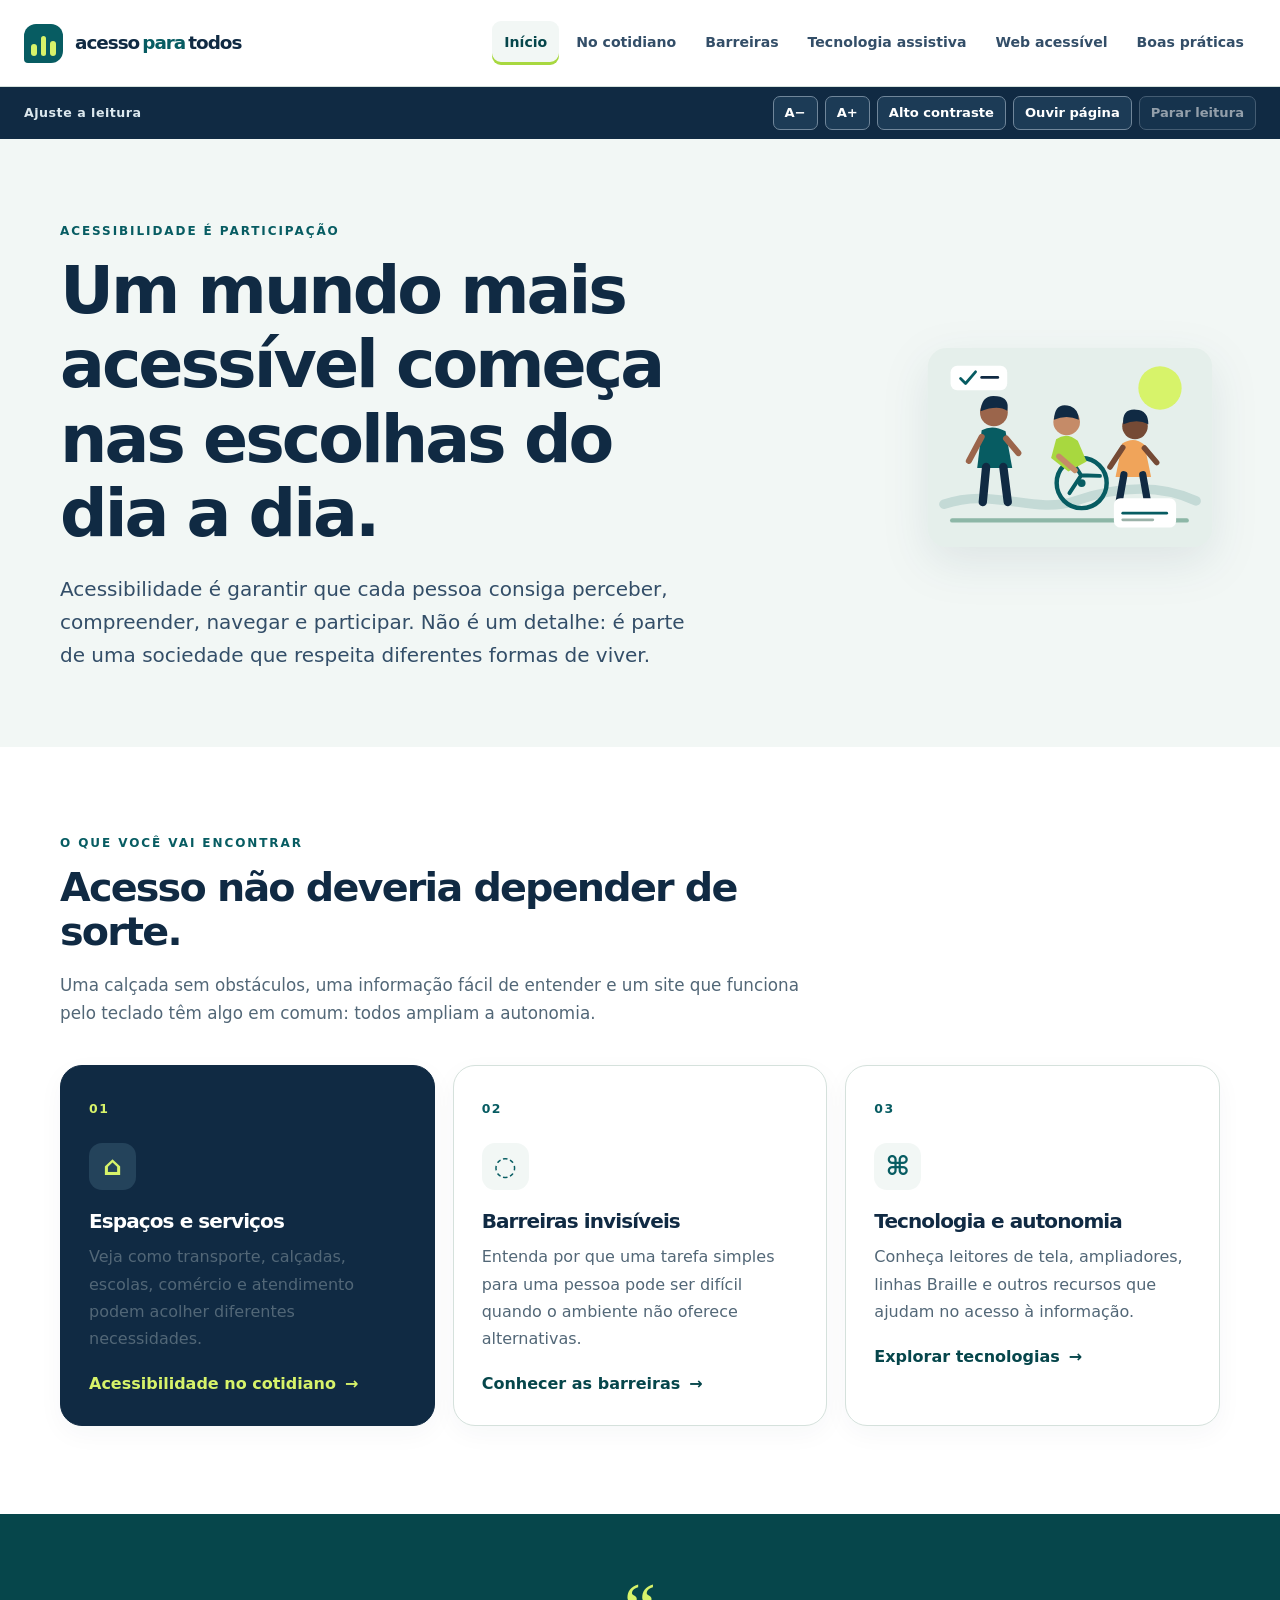
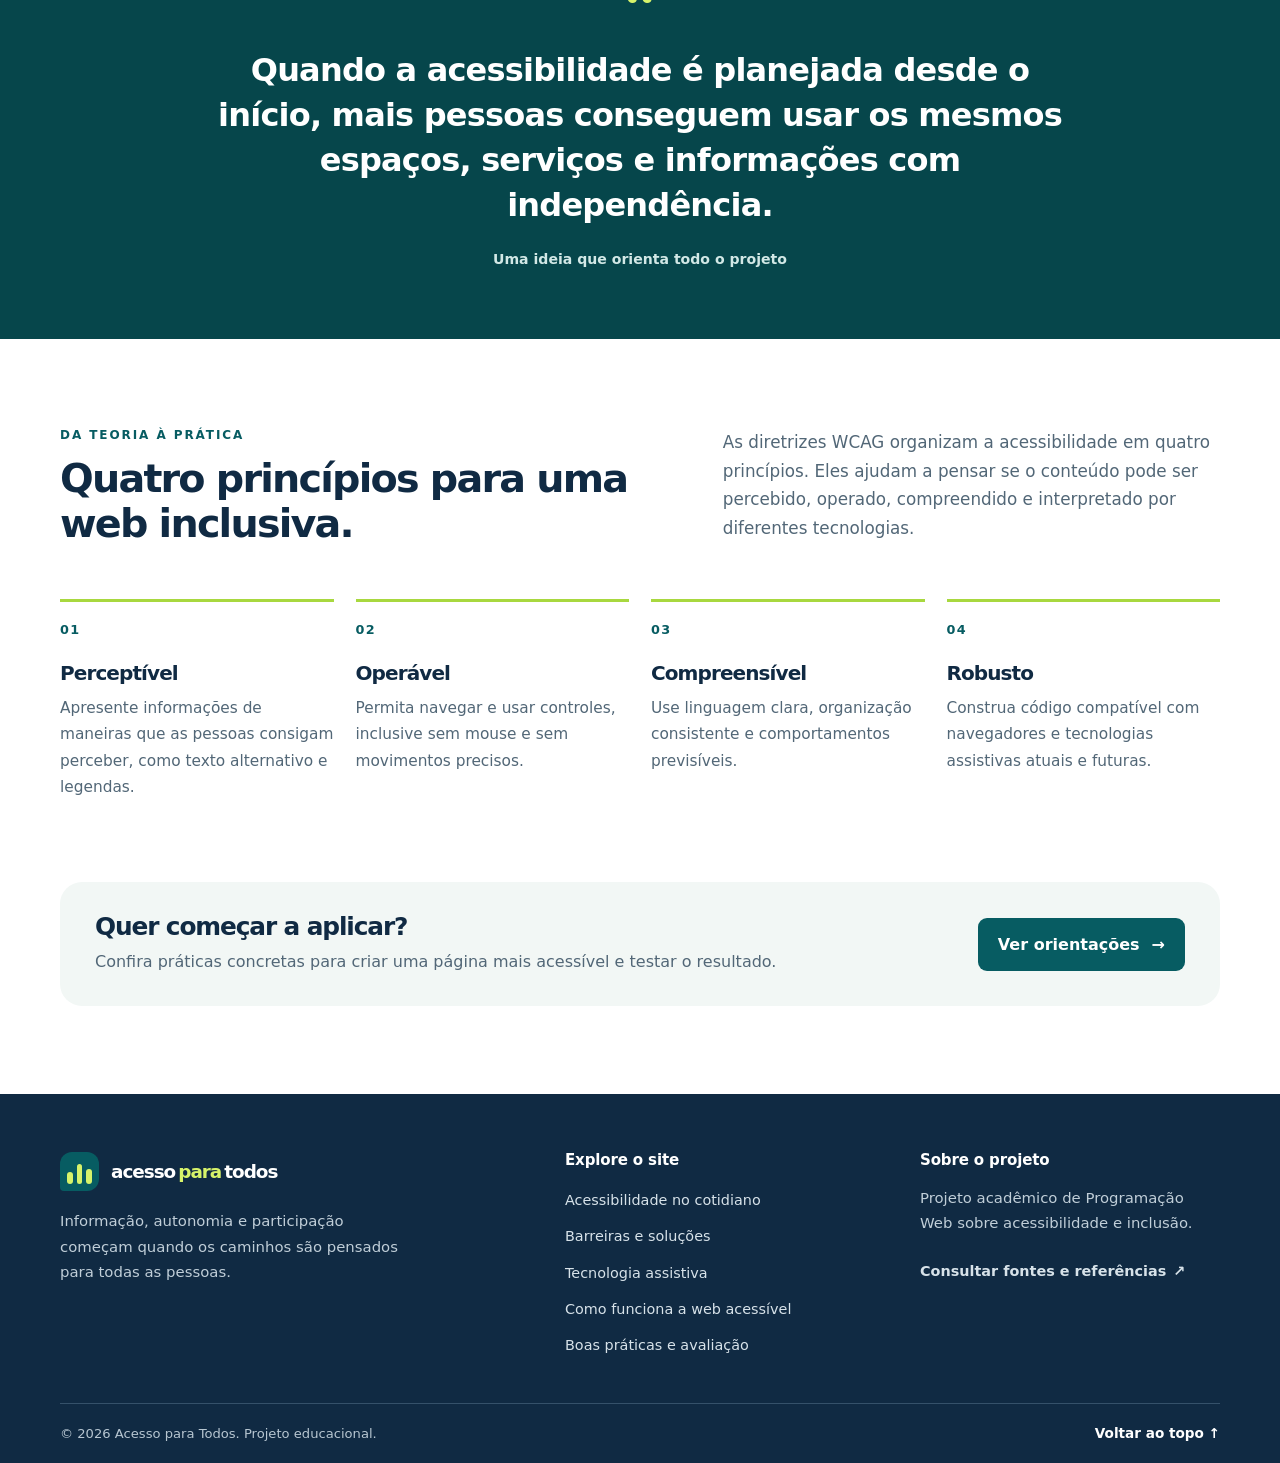
<file: index.html>
<!doctype html>
<html lang="pt-BR">
<head>
  <meta charset="utf-8">
  <meta name="viewport" content="width=device-width, initial-scale=1">
  <meta name="description" content="Conheça a acessibilidade no cotidiano, as barreiras que podem ser removidas e as práticas para construir ambientes e serviços inclusivos.">
  <meta name="theme-color" content="#102a43">
  <title>Início | Acesso para Todos</title>
  <link rel="stylesheet" href="assets/css/styles.css">
  <script src="assets/js/main.js" defer></script>
</head>
<body id="topo">
<a class="skip-link" href="#conteudo">Pular para o conteúdo principal</a>
<a class="skip-link skip-link-second" href="#navegacao">Pular para a navegação</a>
<header class="site-header">
  <div class="header-inner">
    <a class="brand" href="index.html" aria-label="Acesso para Todos — página inicial">
      <span class="brand-mark" aria-hidden="true"><span></span><span></span><span></span></span>
      <span class="brand-name">acesso<span>para</span>todos</span>
    </a>
    <button class="menu-toggle" type="button" aria-expanded="false" aria-controls="navegacao">
      <span class="menu-toggle-icon" aria-hidden="true">☰</span>
      <span class="menu-toggle-text">Abrir menu</span>
    </button>
    <nav id="navegacao" class="site-nav" aria-label="Navegação principal">
      <ul><li><a href="index.html" aria-current="page">Início</a></li>
<li><a href="cotidiano.html">No cotidiano</a></li>
<li><a href="barreiras.html">Barreiras</a></li>
<li><a href="tecnologia-assistiva.html">Tecnologia assistiva</a></li>
<li><a href="web-acessivel.html">Web acessível</a></li>
<li><a href="boas-praticas.html">Boas práticas</a></li></ul>
    </nav>
  </div>
</header>
<div class="access-tools" aria-label="Ferramentas de acessibilidade">
  <div class="access-tools-inner">
    <span class="tools-label">Ajuste a leitura</span>
    <div class="tool-buttons">
      <button type="button" class="tool-button" data-action="font-decrease" aria-label="Diminuir tamanho do texto">A−</button>
      <button type="button" class="tool-button" data-action="font-increase" aria-label="Aumentar tamanho do texto">A+</button>
      <button type="button" class="tool-button tool-button-wide" data-action="contrast" aria-pressed="false">Alto contraste</button>
      <button type="button" class="tool-button tool-button-wide" data-action="speak">Ouvir página</button>
      <button type="button" class="tool-button tool-button-wide" data-action="stop-speech" disabled>Parar leitura</button>
    </div>
    <span class="sr-only" id="tool-status" role="status" aria-live="polite"></span>
  </div>
</div>
<main id="conteudo" tabindex="-1">
  <section class="page-intro page-intro-home" aria-labelledby="titulo-pagina">
    <div class="container intro-grid">
      <div class="intro-copy">
        <p class="eyebrow">Acessibilidade é participação</p>
        <h1 id="titulo-pagina">Um mundo mais acessível começa nas escolhas do dia a dia.</h1>
        <p class="intro-lead">Acessibilidade é garantir que cada pessoa consiga perceber, compreender, navegar e participar. Não é um detalhe: é parte de uma sociedade que respeita diferentes formas de viver.</p>
      </div>
      <div class="intro-art"><img src="assets/img/ilustracao-acessibilidade.svg" alt="Ilustração de pessoas diferentes compartilhando um espaço público com caminhos acessíveis." width="540" height="390"></div>
    </div>
  </section>
  <section class="section-block container" aria-labelledby="ideia-central">
  <div class="section-heading">
    <p class="eyebrow">O que você vai encontrar</p>
    <h2 id="ideia-central">Acesso não deveria depender de sorte.</h2>
    <p>Uma calçada sem obstáculos, uma informação fácil de entender e um site que funciona pelo teclado têm algo em comum: todos ampliam a autonomia.</p>
  </div>
  <div class="feature-grid">
    <article class="feature-card feature-card-dark">
      <span class="card-number">01</span>
      <div class="card-icon" aria-hidden="true">⌂</div>
      <h3>Espaços e serviços</h3>
      <p>Veja como transporte, calçadas, escolas, comércio e atendimento podem acolher diferentes necessidades.</p>
      <a class="text-link text-link-light" href="cotidiano.html">Acessibilidade no cotidiano <span aria-hidden="true">→</span></a>
    </article>
    <article class="feature-card">
      <span class="card-number">02</span>
      <div class="card-icon" aria-hidden="true">◌</div>
      <h3>Barreiras invisíveis</h3>
      <p>Entenda por que uma tarefa simples para uma pessoa pode ser difícil quando o ambiente não oferece alternativas.</p>
      <a class="text-link" href="barreiras.html">Conhecer as barreiras <span aria-hidden="true">→</span></a>
    </article>
    <article class="feature-card">
      <span class="card-number">03</span>
      <div class="card-icon" aria-hidden="true">⌘</div>
      <h3>Tecnologia e autonomia</h3>
      <p>Conheça leitores de tela, ampliadores, linhas Braille e outros recursos que ajudam no acesso à informação.</p>
      <a class="text-link" href="tecnologia-assistiva.html">Explorar tecnologias <span aria-hidden="true">→</span></a>
    </article>
  </div>
</section>
<section class="quote-band" aria-label="Princípio de inclusão">
  <div class="container quote-content">
    <span class="quote-mark" aria-hidden="true">“</span>
    <blockquote>Quando a acessibilidade é planejada desde o início, mais pessoas conseguem usar os mesmos espaços, serviços e informações com independência.</blockquote>
    <p>Uma ideia que orienta todo o projeto</p>
  </div>
</section>
<section class="section-block container" aria-labelledby="quatro-pilares">
  <div class="section-heading section-heading-row">
    <div><p class="eyebrow">Da teoria à prática</p><h2 id="quatro-pilares">Quatro princípios para uma web inclusiva.</h2></div>
    <p>As diretrizes WCAG organizam a acessibilidade em quatro princípios. Eles ajudam a pensar se o conteúdo pode ser percebido, operado, compreendido e interpretado por diferentes tecnologias.</p>
  </div>
  <div class="principle-grid">
    <article class="principle-item"><span class="principle-index">01</span><h3>Perceptível</h3><p>Apresente informações de maneiras que as pessoas consigam perceber, como texto alternativo e legendas.</p></article>
    <article class="principle-item"><span class="principle-index">02</span><h3>Operável</h3><p>Permita navegar e usar controles, inclusive sem mouse e sem movimentos precisos.</p></article>
    <article class="principle-item"><span class="principle-index">03</span><h3>Compreensível</h3><p>Use linguagem clara, organização consistente e comportamentos previsíveis.</p></article>
    <article class="principle-item"><span class="principle-index">04</span><h3>Robusto</h3><p>Construa código compatível com navegadores e tecnologias assistivas atuais e futuras.</p></article>
  </div>
  <div class="inline-cta"><div><h2>Quer começar a aplicar?</h2><p>Confira práticas concretas para criar uma página mais acessível e testar o resultado.</p></div><a class="button button-primary" href="web-acessivel.html">Ver orientações <span aria-hidden="true">→</span></a></div>
</section>
</main>
<footer class="site-footer">
  <div class="footer-main">
    <div class="footer-about">
      <a class="brand brand-footer" href="index.html" aria-label="Acesso para Todos — página inicial">
        <span class="brand-mark" aria-hidden="true"><span></span><span></span><span></span></span>
        <span class="brand-name">acesso<span>para</span>todos</span>
      </a>
      <p>Informação, autonomia e participação começam quando os caminhos são pensados para todas as pessoas.</p>
    </div>
    <div>
      <h2 class="footer-title">Explore o site</h2>
      <ul class="footer-links">
        <li><a href="cotidiano.html">Acessibilidade no cotidiano</a></li>
        <li><a href="barreiras.html">Barreiras e soluções</a></li>
        <li><a href="tecnologia-assistiva.html">Tecnologia assistiva</a></li>
        <li><a href="web-acessivel.html">Como funciona a web acessível</a></li>
        <li><a href="boas-praticas.html">Boas práticas e avaliação</a></li>
      </ul>
    </div>
    <div>
      <h2 class="footer-title">Sobre o projeto</h2>
      <p>Projeto acadêmico de Programação Web sobre acessibilidade e inclusão.</p>
      <a class="footer-source-link" href="boas-praticas.html#fontes">Consultar fontes e referências <span aria-hidden="true">↗</span></a>
    </div>
  </div>
  <div class="footer-bottom">
    <p>© <span data-year>2026</span> Acesso para Todos. Projeto educacional.</p>
    <a href="#topo">Voltar ao topo <span aria-hidden="true">↑</span></a>
  </div>
</footer>
</body>
</html>
</file>
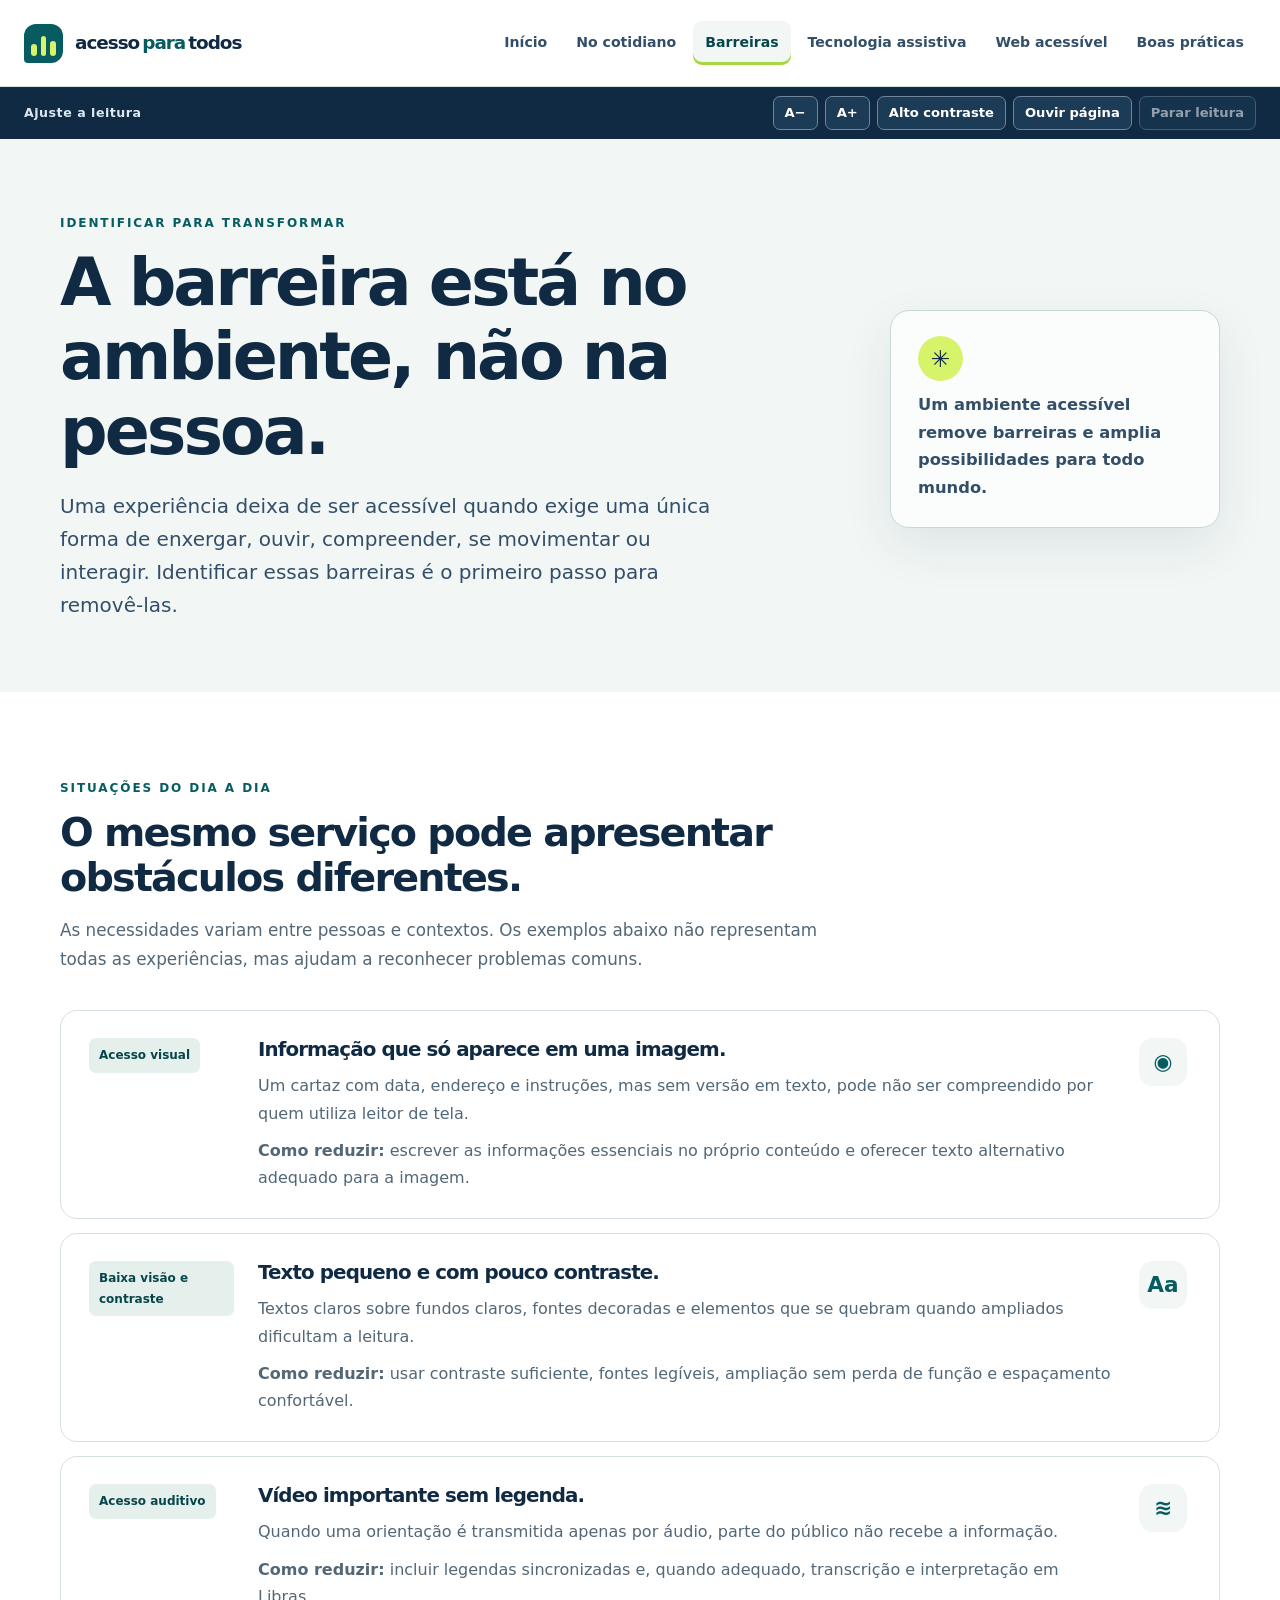
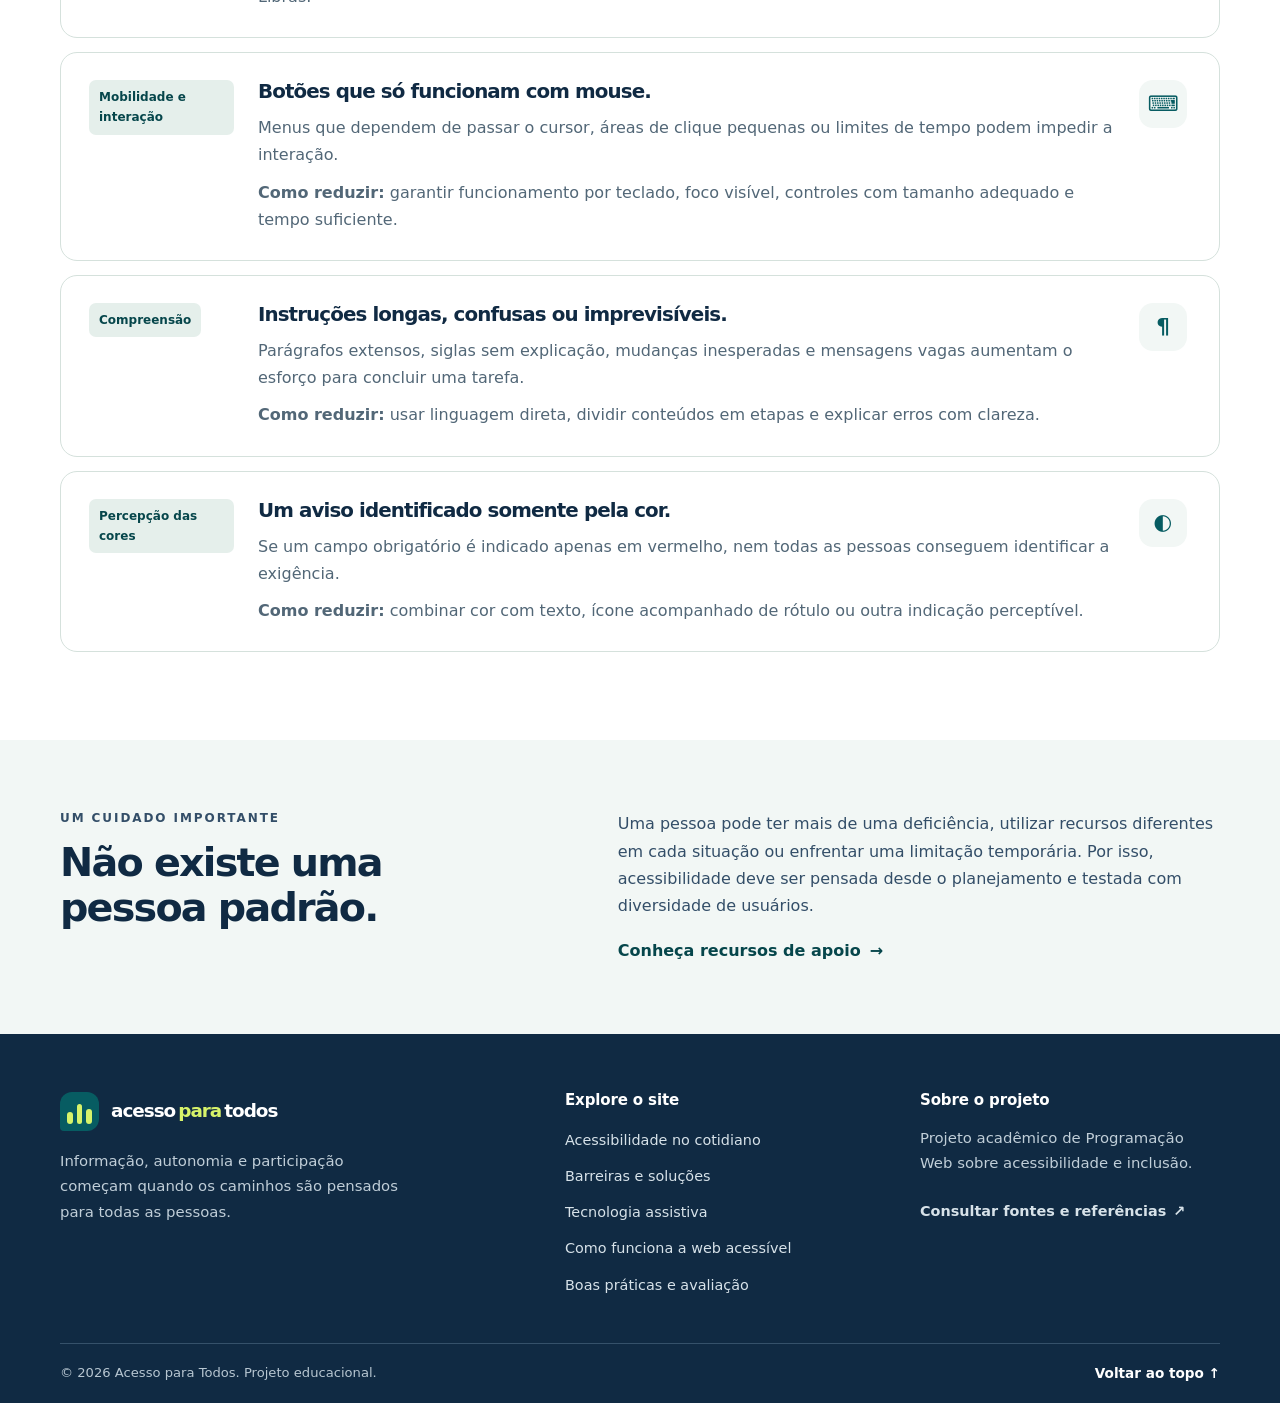
<file: barreiras.html>
<!doctype html>
<html lang="pt-BR">
<head>
  <meta charset="utf-8">
  <meta name="viewport" content="width=device-width, initial-scale=1">
  <meta name="description" content="Conheça barreiras enfrentadas por pessoas com diferentes necessidades e soluções para reduzir obstáculos em ambientes e serviços.">
  <meta name="theme-color" content="#102a43">
  <title>Barreiras de acessibilidade | Acesso para Todos</title>
  <link rel="stylesheet" href="assets/css/styles.css">
  <script src="assets/js/main.js" defer></script>
</head>
<body id="topo">
<a class="skip-link" href="#conteudo">Pular para o conteúdo principal</a>
<a class="skip-link skip-link-second" href="#navegacao">Pular para a navegação</a>
<header class="site-header">
  <div class="header-inner">
    <a class="brand" href="index.html" aria-label="Acesso para Todos — página inicial">
      <span class="brand-mark" aria-hidden="true"><span></span><span></span><span></span></span>
      <span class="brand-name">acesso<span>para</span>todos</span>
    </a>
    <button class="menu-toggle" type="button" aria-expanded="false" aria-controls="navegacao">
      <span class="menu-toggle-icon" aria-hidden="true">☰</span>
      <span class="menu-toggle-text">Abrir menu</span>
    </button>
    <nav id="navegacao" class="site-nav" aria-label="Navegação principal">
      <ul><li><a href="index.html">Início</a></li>
<li><a href="cotidiano.html">No cotidiano</a></li>
<li><a href="barreiras.html" aria-current="page">Barreiras</a></li>
<li><a href="tecnologia-assistiva.html">Tecnologia assistiva</a></li>
<li><a href="web-acessivel.html">Web acessível</a></li>
<li><a href="boas-praticas.html">Boas práticas</a></li></ul>
    </nav>
  </div>
</header>
<div class="access-tools" aria-label="Ferramentas de acessibilidade">
  <div class="access-tools-inner">
    <span class="tools-label">Ajuste a leitura</span>
    <div class="tool-buttons">
      <button type="button" class="tool-button" data-action="font-decrease" aria-label="Diminuir tamanho do texto">A−</button>
      <button type="button" class="tool-button" data-action="font-increase" aria-label="Aumentar tamanho do texto">A+</button>
      <button type="button" class="tool-button tool-button-wide" data-action="contrast" aria-pressed="false">Alto contraste</button>
      <button type="button" class="tool-button tool-button-wide" data-action="speak">Ouvir página</button>
      <button type="button" class="tool-button tool-button-wide" data-action="stop-speech" disabled>Parar leitura</button>
    </div>
    <span class="sr-only" id="tool-status" role="status" aria-live="polite"></span>
  </div>
</div>
<main id="conteudo" tabindex="-1">
  <section class="page-intro" aria-labelledby="titulo-pagina">
    <div class="container intro-grid">
      <div class="intro-copy">
        <p class="eyebrow">Identificar para transformar</p>
        <h1 id="titulo-pagina">A barreira está no ambiente, não na pessoa.</h1>
        <p class="intro-lead">Uma experiência deixa de ser acessível quando exige uma única forma de enxergar, ouvir, compreender, se movimentar ou interagir. Identificar essas barreiras é o primeiro passo para removê-las.</p>
      </div>
      <div class="intro-side-note"><span class="note-symbol" aria-hidden="true">✳</span><p>Um ambiente acessível remove barreiras e amplia possibilidades para todo mundo.</p></div>
    </div>
  </section>
  <section class="section-block container" aria-labelledby="barreiras-exemplos">
  <div class="section-heading"><p class="eyebrow">Situações do dia a dia</p><h2 id="barreiras-exemplos">O mesmo serviço pode apresentar obstáculos diferentes.</h2><p>As necessidades variam entre pessoas e contextos. Os exemplos abaixo não representam todas as experiências, mas ajudam a reconhecer problemas comuns.</p></div>
  <div class="barrier-list">
    <article class="barrier-card"><div class="barrier-tag">Acesso visual</div><div><h3>Informação que só aparece em uma imagem.</h3><p>Um cartaz com data, endereço e instruções, mas sem versão em texto, pode não ser compreendido por quem utiliza leitor de tela.</p><p class="solution"><strong>Como reduzir:</strong> escrever as informações essenciais no próprio conteúdo e oferecer texto alternativo adequado para a imagem.</p></div><span class="barrier-symbol" aria-hidden="true">◉</span></article>
    <article class="barrier-card"><div class="barrier-tag">Baixa visão e contraste</div><div><h3>Texto pequeno e com pouco contraste.</h3><p>Textos claros sobre fundos claros, fontes decoradas e elementos que se quebram quando ampliados dificultam a leitura.</p><p class="solution"><strong>Como reduzir:</strong> usar contraste suficiente, fontes legíveis, ampliação sem perda de função e espaçamento confortável.</p></div><span class="barrier-symbol" aria-hidden="true">Aa</span></article>
    <article class="barrier-card"><div class="barrier-tag">Acesso auditivo</div><div><h3>Vídeo importante sem legenda.</h3><p>Quando uma orientação é transmitida apenas por áudio, parte do público não recebe a informação.</p><p class="solution"><strong>Como reduzir:</strong> incluir legendas sincronizadas e, quando adequado, transcrição e interpretação em Libras.</p></div><span class="barrier-symbol" aria-hidden="true">≋</span></article>
    <article class="barrier-card"><div class="barrier-tag">Mobilidade e interação</div><div><h3>Botões que só funcionam com mouse.</h3><p>Menus que dependem de passar o cursor, áreas de clique pequenas ou limites de tempo podem impedir a interação.</p><p class="solution"><strong>Como reduzir:</strong> garantir funcionamento por teclado, foco visível, controles com tamanho adequado e tempo suficiente.</p></div><span class="barrier-symbol" aria-hidden="true">⌨</span></article>
    <article class="barrier-card"><div class="barrier-tag">Compreensão</div><div><h3>Instruções longas, confusas ou imprevisíveis.</h3><p>Parágrafos extensos, siglas sem explicação, mudanças inesperadas e mensagens vagas aumentam o esforço para concluir uma tarefa.</p><p class="solution"><strong>Como reduzir:</strong> usar linguagem direta, dividir conteúdos em etapas e explicar erros com clareza.</p></div><span class="barrier-symbol" aria-hidden="true">¶</span></article>
    <article class="barrier-card"><div class="barrier-tag">Percepção das cores</div><div><h3>Um aviso identificado somente pela cor.</h3><p>Se um campo obrigatório é indicado apenas em vermelho, nem todas as pessoas conseguem identificar a exigência.</p><p class="solution"><strong>Como reduzir:</strong> combinar cor com texto, ícone acompanhado de rótulo ou outra indicação perceptível.</p></div><span class="barrier-symbol" aria-hidden="true">◐</span></article>
  </div>
</section>
<section class="soft-band"><div class="container two-column"><div><p class="eyebrow">Um cuidado importante</p><h2>Não existe uma pessoa padrão.</h2></div><div><p>Uma pessoa pode ter mais de uma deficiência, utilizar recursos diferentes em cada situação ou enfrentar uma limitação temporária. Por isso, acessibilidade deve ser pensada desde o planejamento e testada com diversidade de usuários.</p><a class="text-link" href="tecnologia-assistiva.html">Conheça recursos de apoio <span aria-hidden="true">→</span></a></div></div></section>
</main>
<footer class="site-footer">
  <div class="footer-main">
    <div class="footer-about">
      <a class="brand brand-footer" href="index.html" aria-label="Acesso para Todos — página inicial">
        <span class="brand-mark" aria-hidden="true"><span></span><span></span><span></span></span>
        <span class="brand-name">acesso<span>para</span>todos</span>
      </a>
      <p>Informação, autonomia e participação começam quando os caminhos são pensados para todas as pessoas.</p>
    </div>
    <div>
      <h2 class="footer-title">Explore o site</h2>
      <ul class="footer-links">
        <li><a href="cotidiano.html">Acessibilidade no cotidiano</a></li>
        <li><a href="barreiras.html">Barreiras e soluções</a></li>
        <li><a href="tecnologia-assistiva.html">Tecnologia assistiva</a></li>
        <li><a href="web-acessivel.html">Como funciona a web acessível</a></li>
        <li><a href="boas-praticas.html">Boas práticas e avaliação</a></li>
      </ul>
    </div>
    <div>
      <h2 class="footer-title">Sobre o projeto</h2>
      <p>Projeto acadêmico de Programação Web sobre acessibilidade e inclusão.</p>
      <a class="footer-source-link" href="boas-praticas.html#fontes">Consultar fontes e referências <span aria-hidden="true">↗</span></a>
    </div>
  </div>
  <div class="footer-bottom">
    <p>© <span data-year>2026</span> Acesso para Todos. Projeto educacional.</p>
    <a href="#topo">Voltar ao topo <span aria-hidden="true">↑</span></a>
  </div>
</footer>
</body>
</html>
</file>
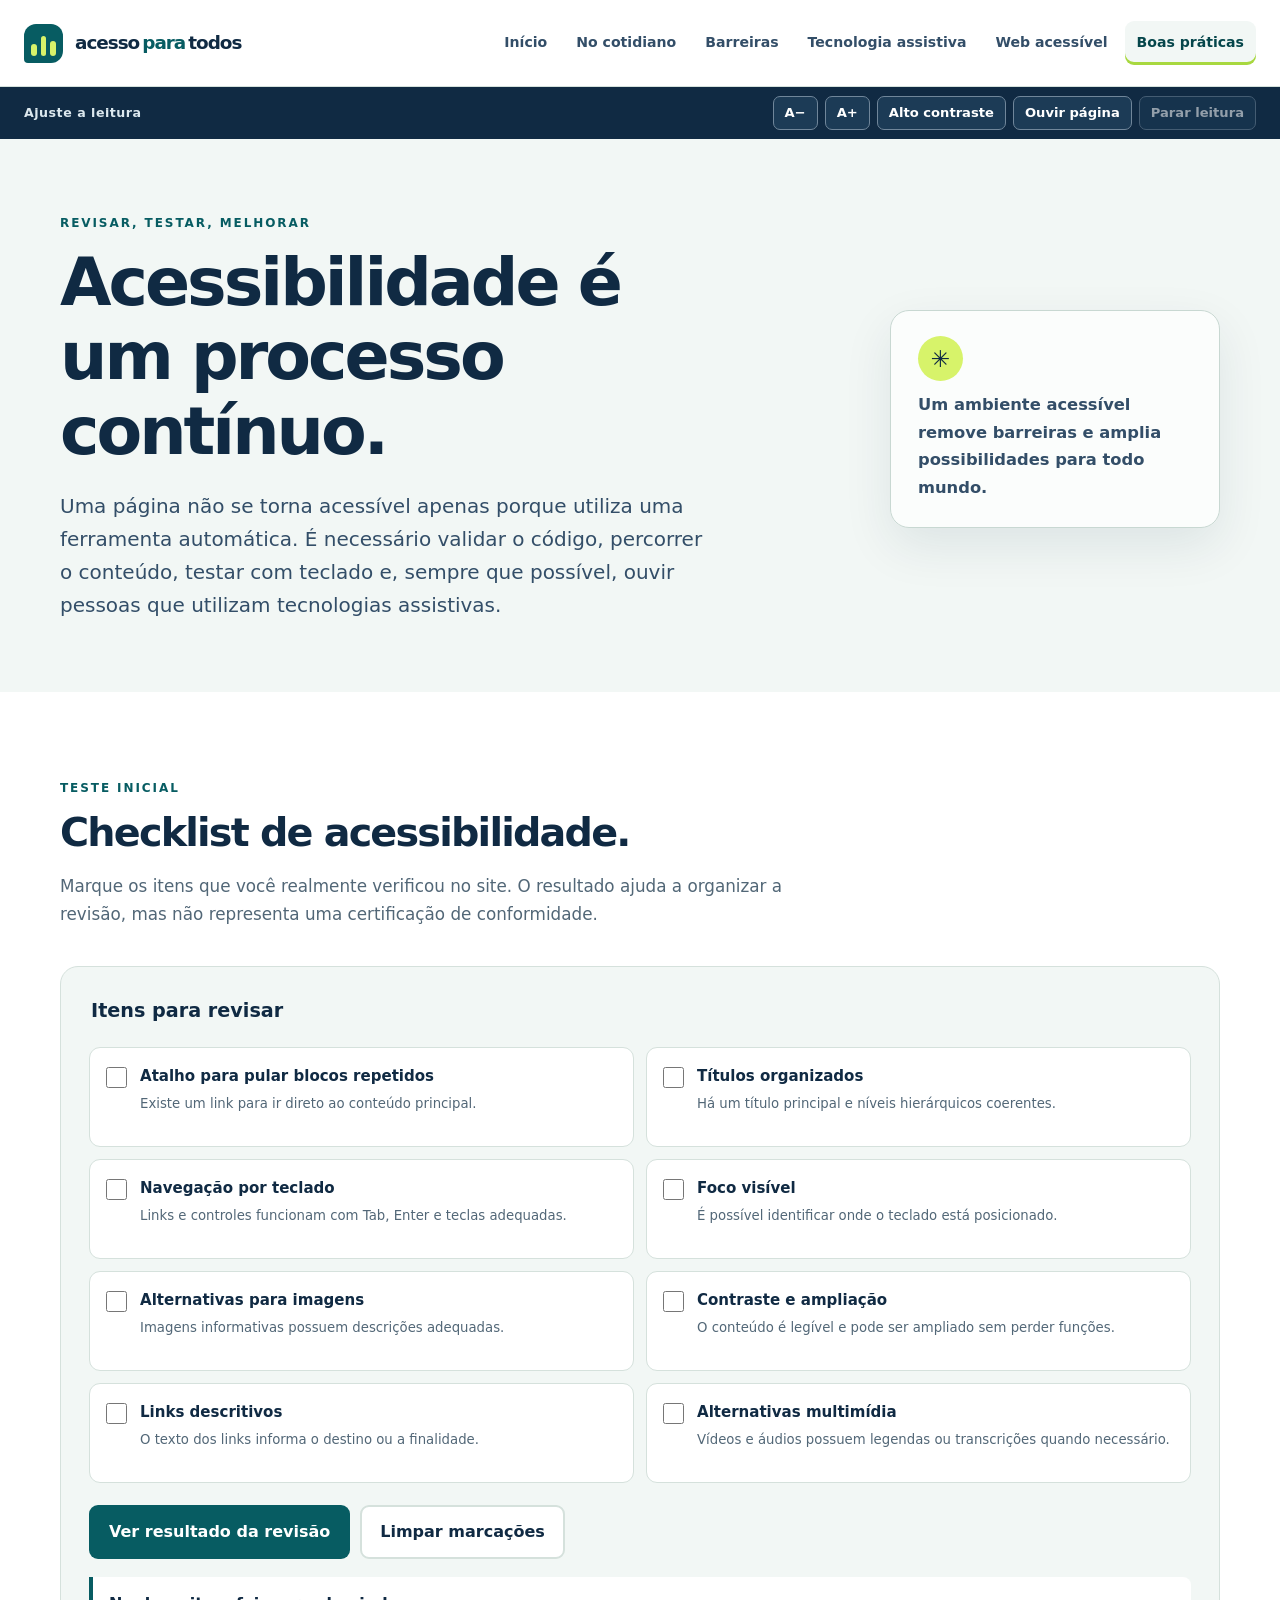
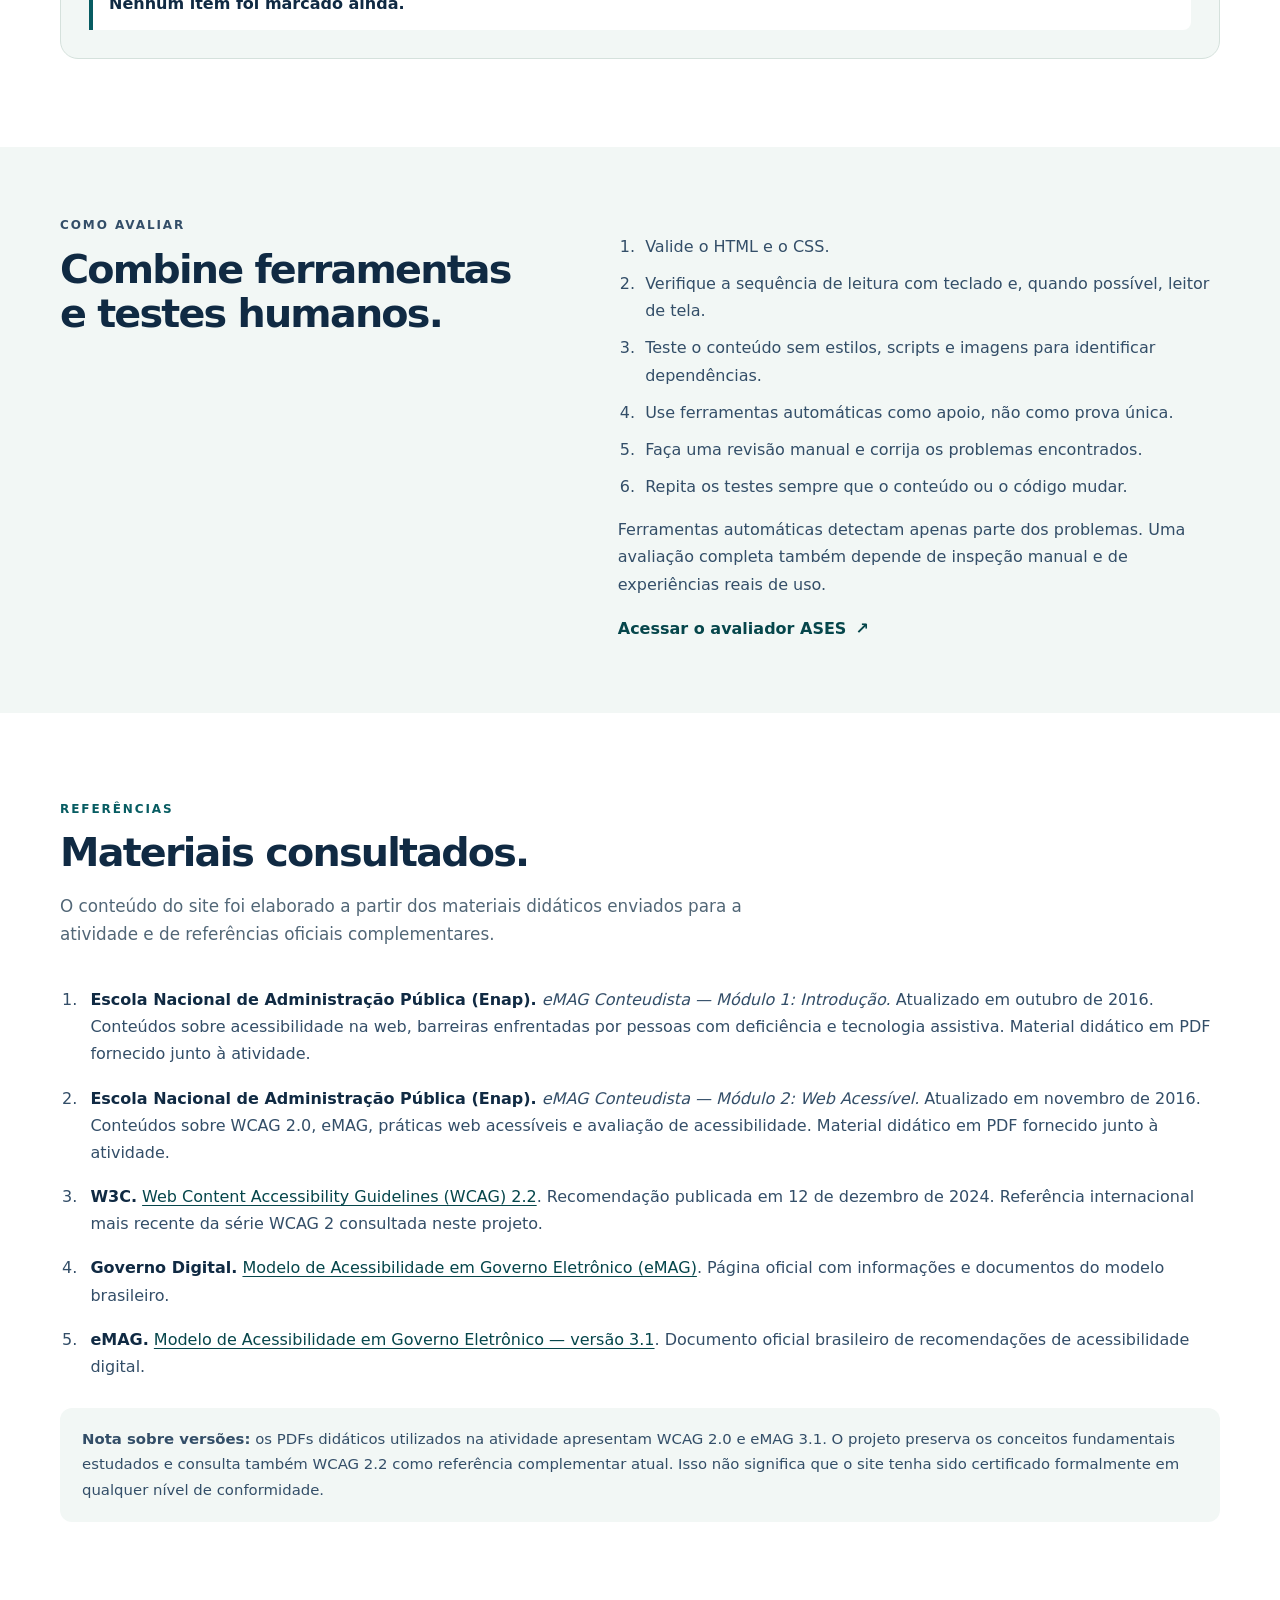
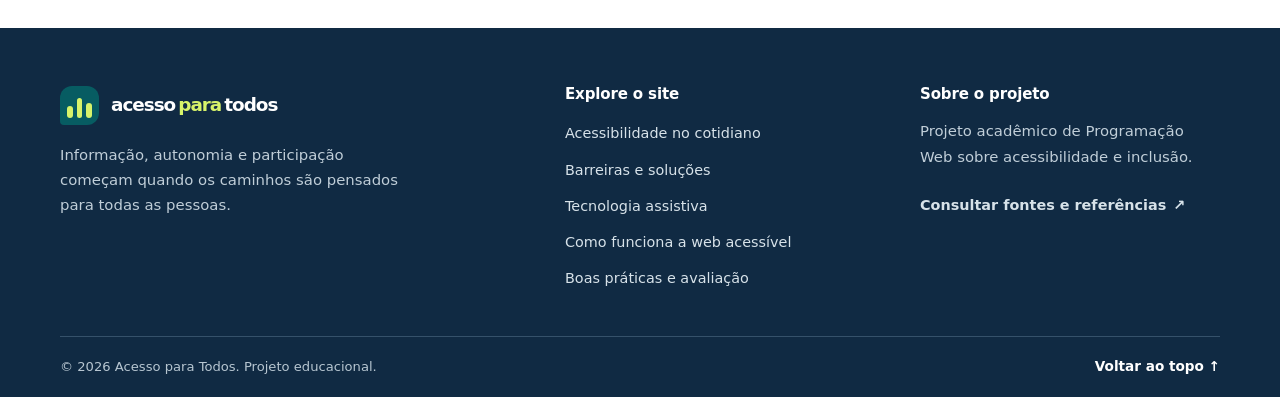
<file: boas-praticas.html>
<!doctype html>
<html lang="pt-BR">
<head>
  <meta charset="utf-8">
  <meta name="viewport" content="width=device-width, initial-scale=1">
  <meta name="description" content="Checklist interativo para avaliação inicial de acessibilidade e referências utilizadas no desenvolvimento do projeto.">
  <meta name="theme-color" content="#102a43">
  <title>Boas práticas e avaliação | Acesso para Todos</title>
  <link rel="stylesheet" href="assets/css/styles.css">
  <script src="assets/js/main.js" defer></script>
</head>
<body id="topo">
<a class="skip-link" href="#conteudo">Pular para o conteúdo principal</a>
<a class="skip-link skip-link-second" href="#navegacao">Pular para a navegação</a>
<header class="site-header">
  <div class="header-inner">
    <a class="brand" href="index.html" aria-label="Acesso para Todos — página inicial">
      <span class="brand-mark" aria-hidden="true"><span></span><span></span><span></span></span>
      <span class="brand-name">acesso<span>para</span>todos</span>
    </a>
    <button class="menu-toggle" type="button" aria-expanded="false" aria-controls="navegacao">
      <span class="menu-toggle-icon" aria-hidden="true">☰</span>
      <span class="menu-toggle-text">Abrir menu</span>
    </button>
    <nav id="navegacao" class="site-nav" aria-label="Navegação principal">
      <ul><li><a href="index.html">Início</a></li>
<li><a href="cotidiano.html">No cotidiano</a></li>
<li><a href="barreiras.html">Barreiras</a></li>
<li><a href="tecnologia-assistiva.html">Tecnologia assistiva</a></li>
<li><a href="web-acessivel.html">Web acessível</a></li>
<li><a href="boas-praticas.html" aria-current="page">Boas práticas</a></li></ul>
    </nav>
  </div>
</header>
<div class="access-tools" aria-label="Ferramentas de acessibilidade">
  <div class="access-tools-inner">
    <span class="tools-label">Ajuste a leitura</span>
    <div class="tool-buttons">
      <button type="button" class="tool-button" data-action="font-decrease" aria-label="Diminuir tamanho do texto">A−</button>
      <button type="button" class="tool-button" data-action="font-increase" aria-label="Aumentar tamanho do texto">A+</button>
      <button type="button" class="tool-button tool-button-wide" data-action="contrast" aria-pressed="false">Alto contraste</button>
      <button type="button" class="tool-button tool-button-wide" data-action="speak">Ouvir página</button>
      <button type="button" class="tool-button tool-button-wide" data-action="stop-speech" disabled>Parar leitura</button>
    </div>
    <span class="sr-only" id="tool-status" role="status" aria-live="polite"></span>
  </div>
</div>
<main id="conteudo" tabindex="-1">
  <section class="page-intro" aria-labelledby="titulo-pagina">
    <div class="container intro-grid">
      <div class="intro-copy">
        <p class="eyebrow">Revisar, testar, melhorar</p>
        <h1 id="titulo-pagina">Acessibilidade é um processo contínuo.</h1>
        <p class="intro-lead">Uma página não se torna acessível apenas porque utiliza uma ferramenta automática. É necessário validar o código, percorrer o conteúdo, testar com teclado e, sempre que possível, ouvir pessoas que utilizam tecnologias assistivas.</p>
      </div>
      <div class="intro-side-note"><span class="note-symbol" aria-hidden="true">✳</span><p>Um ambiente acessível remove barreiras e amplia possibilidades para todo mundo.</p></div>
    </div>
  </section>
  <section class="section-block container" aria-labelledby="avaliar-titulo">
  <div class="section-heading"><p class="eyebrow">Teste inicial</p><h2 id="avaliar-titulo">Checklist de acessibilidade.</h2><p>Marque os itens que você realmente verificou no site. O resultado ajuda a organizar a revisão, mas não representa uma certificação de conformidade.</p></div>
  <form class="checklist-form" id="accessibility-checklist">
    <fieldset>
      <legend>Itens para revisar</legend>
      <div class="checklist-grid">
        <label class="check-item"><input type="checkbox" name="check" value="skip"><span><strong>Atalho para pular blocos repetidos</strong><small>Existe um link para ir direto ao conteúdo principal.</small></span></label>
        <label class="check-item"><input type="checkbox" name="check" value="headings"><span><strong>Títulos organizados</strong><small>Há um título principal e níveis hierárquicos coerentes.</small></span></label>
        <label class="check-item"><input type="checkbox" name="check" value="keyboard"><span><strong>Navegação por teclado</strong><small>Links e controles funcionam com Tab, Enter e teclas adequadas.</small></span></label>
        <label class="check-item"><input type="checkbox" name="check" value="focus"><span><strong>Foco visível</strong><small>É possível identificar onde o teclado está posicionado.</small></span></label>
        <label class="check-item"><input type="checkbox" name="check" value="images"><span><strong>Alternativas para imagens</strong><small>Imagens informativas possuem descrições adequadas.</small></span></label>
        <label class="check-item"><input type="checkbox" name="check" value="contrast"><span><strong>Contraste e ampliação</strong><small>O conteúdo é legível e pode ser ampliado sem perder funções.</small></span></label>
        <label class="check-item"><input type="checkbox" name="check" value="links"><span><strong>Links descritivos</strong><small>O texto dos links informa o destino ou a finalidade.</small></span></label>
        <label class="check-item"><input type="checkbox" name="check" value="media"><span><strong>Alternativas multimídia</strong><small>Vídeos e áudios possuem legendas ou transcrições quando necessário.</small></span></label>
      </div>
    </fieldset>
    <div class="checklist-actions"><button class="button button-primary" type="submit">Ver resultado da revisão</button><button class="button button-secondary" type="reset">Limpar marcações</button></div>
    <p id="checklist-result" class="form-feedback" role="status" aria-live="polite">Nenhum item foi marcado ainda.</p>
  </form>
</section>
<section class="soft-band"><div class="container two-column"><div><p class="eyebrow">Como avaliar</p><h2>Combine ferramentas e testes humanos.</h2></div><div><ol class="number-list"><li>Valide o HTML e o CSS.</li><li>Verifique a sequência de leitura com teclado e, quando possível, leitor de tela.</li><li>Teste o conteúdo sem estilos, scripts e imagens para identificar dependências.</li><li>Use ferramentas automáticas como apoio, não como prova única.</li><li>Faça uma revisão manual e corrija os problemas encontrados.</li><li>Repita os testes sempre que o conteúdo ou o código mudar.</li></ol><p>Ferramentas automáticas detectam apenas parte dos problemas. Uma avaliação completa também depende de inspeção manual e de experiências reais de uso.</p><a class="text-link" href="https://asesweb.governoeletronico.gov.br/" target="_blank" rel="noopener noreferrer">Acessar o avaliador ASES <span aria-hidden="true">↗</span></a></div></div></section>
<section class="section-block container" id="fontes" aria-labelledby="fontes-titulo">
  <div class="section-heading"><p class="eyebrow">Referências</p><h2 id="fontes-titulo">Materiais consultados.</h2><p>O conteúdo do site foi elaborado a partir dos materiais didáticos enviados para a atividade e de referências oficiais complementares.</p></div>
  <ol class="reference-list">
    <li><strong>Escola Nacional de Administração Pública (Enap).</strong> <em>eMAG Conteudista — Módulo 1: Introdução.</em> Atualizado em outubro de 2016. Conteúdos sobre acessibilidade na web, barreiras enfrentadas por pessoas com deficiência e tecnologia assistiva. Material didático em PDF fornecido junto à atividade.</li>
    <li><strong>Escola Nacional de Administração Pública (Enap).</strong> <em>eMAG Conteudista — Módulo 2: Web Acessível.</em> Atualizado em novembro de 2016. Conteúdos sobre WCAG 2.0, eMAG, práticas web acessíveis e avaliação de acessibilidade. Material didático em PDF fornecido junto à atividade.</li>
    <li><strong>W3C.</strong> <a href="https://www.w3.org/TR/WCAG22/" target="_blank" rel="noopener noreferrer">Web Content Accessibility Guidelines (WCAG) 2.2</a>. Recomendação publicada em 12 de dezembro de 2024. Referência internacional mais recente da série WCAG 2 consultada neste projeto.</li>
    <li><strong>Governo Digital.</strong> <a href="https://www.gov.br/governodigital/pt-br/acessibilidade-e-usuario/acessibilidade-digital/modelo-de-acessibilidade" target="_blank" rel="noopener noreferrer">Modelo de Acessibilidade em Governo Eletrônico (eMAG)</a>. Página oficial com informações e documentos do modelo brasileiro.</li>
    <li><strong>eMAG.</strong> <a href="https://emag.governoeletronico.gov.br/" target="_blank" rel="noopener noreferrer">Modelo de Acessibilidade em Governo Eletrônico — versão 3.1</a>. Documento oficial brasileiro de recomendações de acessibilidade digital.</li>
  </ol>
  <p class="source-note"><strong>Nota sobre versões:</strong> os PDFs didáticos utilizados na atividade apresentam WCAG 2.0 e eMAG 3.1. O projeto preserva os conceitos fundamentais estudados e consulta também WCAG 2.2 como referência complementar atual. Isso não significa que o site tenha sido certificado formalmente em qualquer nível de conformidade.</p>
</section>
</main>
<footer class="site-footer">
  <div class="footer-main">
    <div class="footer-about">
      <a class="brand brand-footer" href="index.html" aria-label="Acesso para Todos — página inicial">
        <span class="brand-mark" aria-hidden="true"><span></span><span></span><span></span></span>
        <span class="brand-name">acesso<span>para</span>todos</span>
      </a>
      <p>Informação, autonomia e participação começam quando os caminhos são pensados para todas as pessoas.</p>
    </div>
    <div>
      <h2 class="footer-title">Explore o site</h2>
      <ul class="footer-links">
        <li><a href="cotidiano.html">Acessibilidade no cotidiano</a></li>
        <li><a href="barreiras.html">Barreiras e soluções</a></li>
        <li><a href="tecnologia-assistiva.html">Tecnologia assistiva</a></li>
        <li><a href="web-acessivel.html">Como funciona a web acessível</a></li>
        <li><a href="boas-praticas.html">Boas práticas e avaliação</a></li>
      </ul>
    </div>
    <div>
      <h2 class="footer-title">Sobre o projeto</h2>
      <p>Projeto acadêmico de Programação Web sobre acessibilidade e inclusão.</p>
      <a class="footer-source-link" href="boas-praticas.html#fontes">Consultar fontes e referências <span aria-hidden="true">↗</span></a>
    </div>
  </div>
  <div class="footer-bottom">
    <p>© <span data-year>2026</span> Acesso para Todos. Projeto educacional.</p>
    <a href="#topo">Voltar ao topo <span aria-hidden="true">↑</span></a>
  </div>
</footer>
</body>
</html>
</file>
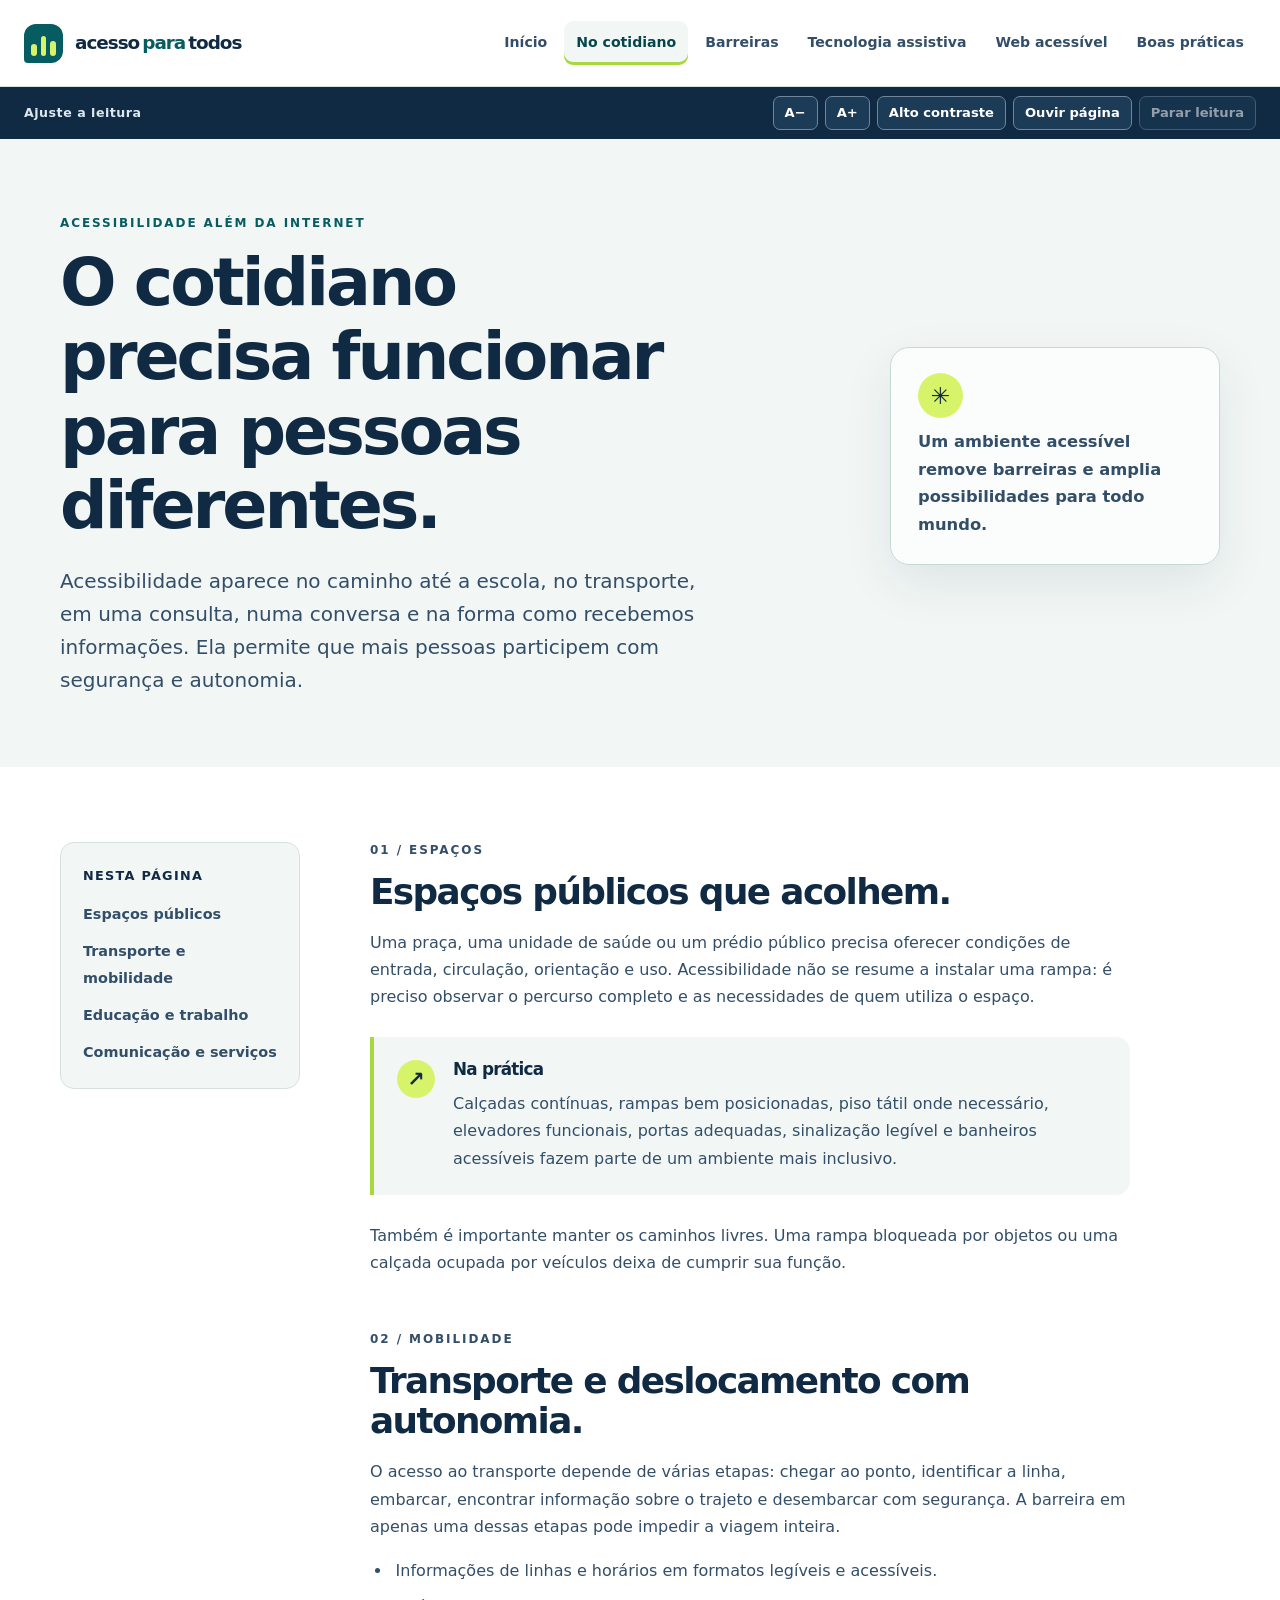
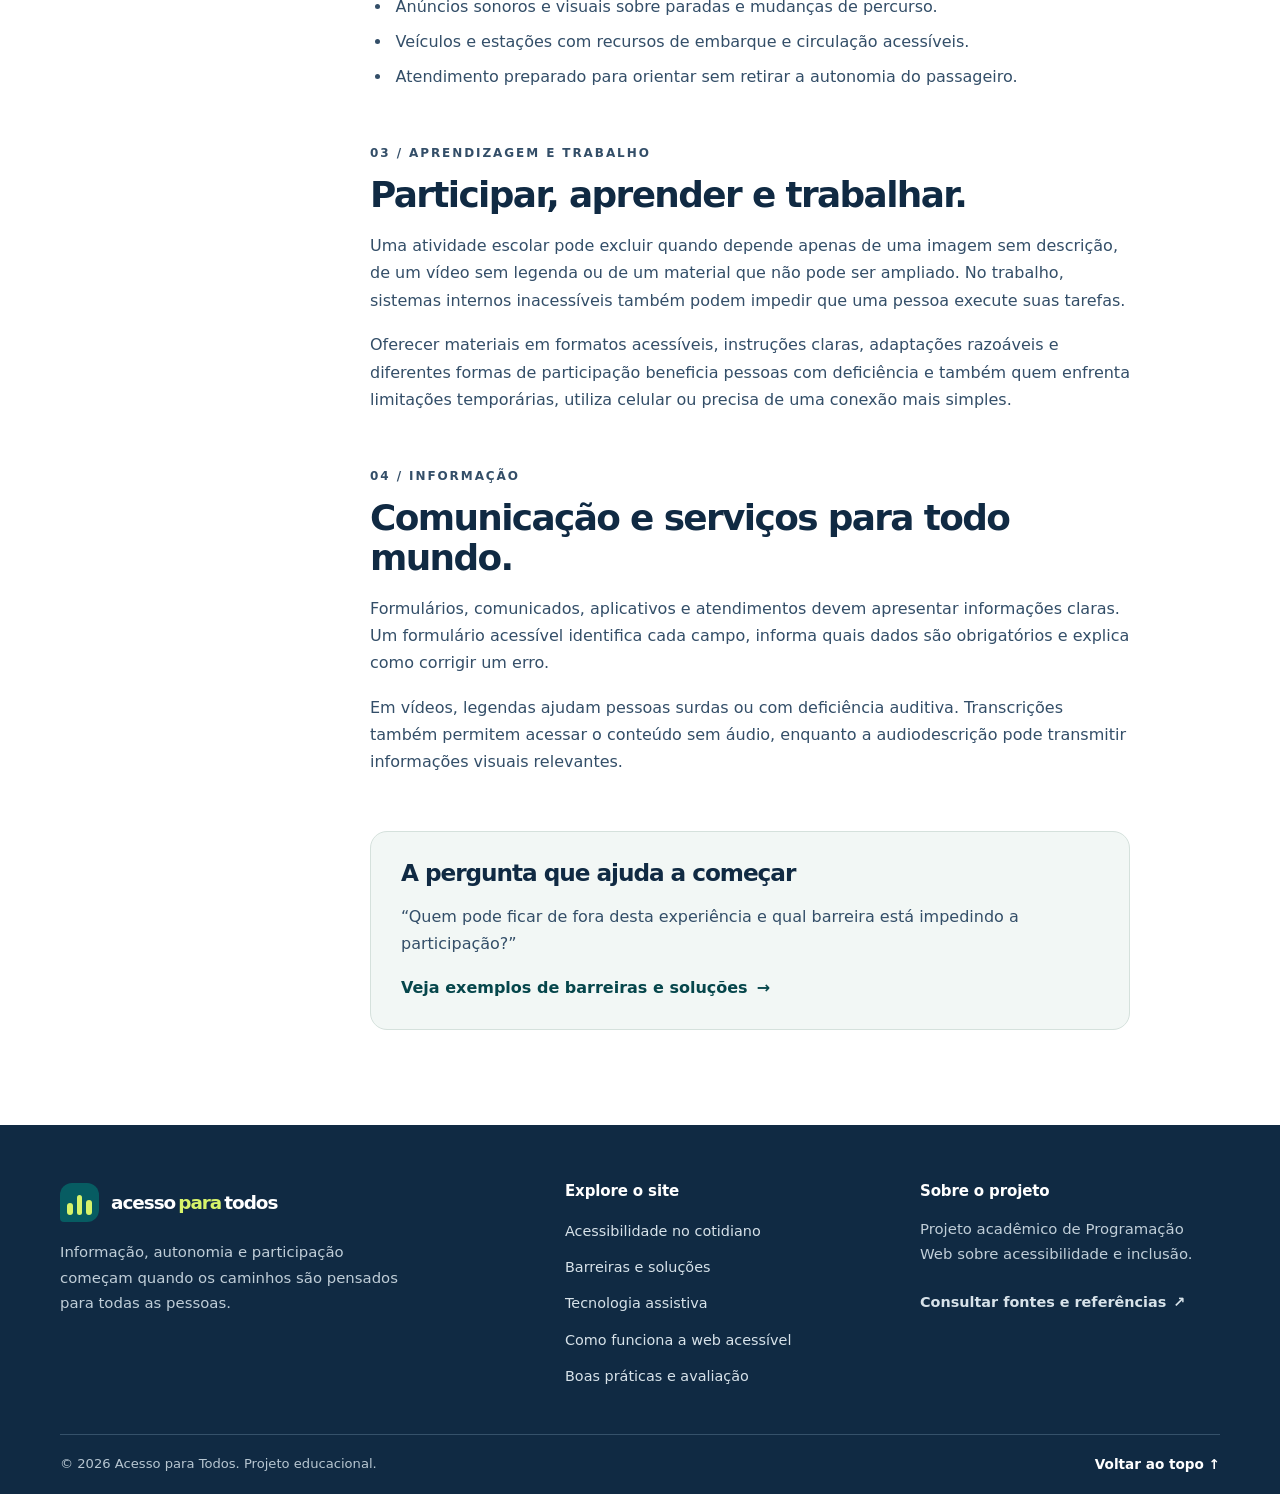
<file: cotidiano.html>
<!doctype html>
<html lang="pt-BR">
<head>
  <meta charset="utf-8">
  <meta name="viewport" content="width=device-width, initial-scale=1">
  <meta name="description" content="Artigo sobre acessibilidade em espaços públicos, transporte, educação, trabalho, comunicação e serviços digitais.">
  <meta name="theme-color" content="#102a43">
  <title>Acessibilidade no cotidiano | Acesso para Todos</title>
  <link rel="stylesheet" href="assets/css/styles.css">
  <script src="assets/js/main.js" defer></script>
</head>
<body id="topo">
<a class="skip-link" href="#conteudo">Pular para o conteúdo principal</a>
<a class="skip-link skip-link-second" href="#navegacao">Pular para a navegação</a>
<header class="site-header">
  <div class="header-inner">
    <a class="brand" href="index.html" aria-label="Acesso para Todos — página inicial">
      <span class="brand-mark" aria-hidden="true"><span></span><span></span><span></span></span>
      <span class="brand-name">acesso<span>para</span>todos</span>
    </a>
    <button class="menu-toggle" type="button" aria-expanded="false" aria-controls="navegacao">
      <span class="menu-toggle-icon" aria-hidden="true">☰</span>
      <span class="menu-toggle-text">Abrir menu</span>
    </button>
    <nav id="navegacao" class="site-nav" aria-label="Navegação principal">
      <ul><li><a href="index.html">Início</a></li>
<li><a href="cotidiano.html" aria-current="page">No cotidiano</a></li>
<li><a href="barreiras.html">Barreiras</a></li>
<li><a href="tecnologia-assistiva.html">Tecnologia assistiva</a></li>
<li><a href="web-acessivel.html">Web acessível</a></li>
<li><a href="boas-praticas.html">Boas práticas</a></li></ul>
    </nav>
  </div>
</header>
<div class="access-tools" aria-label="Ferramentas de acessibilidade">
  <div class="access-tools-inner">
    <span class="tools-label">Ajuste a leitura</span>
    <div class="tool-buttons">
      <button type="button" class="tool-button" data-action="font-decrease" aria-label="Diminuir tamanho do texto">A−</button>
      <button type="button" class="tool-button" data-action="font-increase" aria-label="Aumentar tamanho do texto">A+</button>
      <button type="button" class="tool-button tool-button-wide" data-action="contrast" aria-pressed="false">Alto contraste</button>
      <button type="button" class="tool-button tool-button-wide" data-action="speak">Ouvir página</button>
      <button type="button" class="tool-button tool-button-wide" data-action="stop-speech" disabled>Parar leitura</button>
    </div>
    <span class="sr-only" id="tool-status" role="status" aria-live="polite"></span>
  </div>
</div>
<main id="conteudo" tabindex="-1">
  <section class="page-intro" aria-labelledby="titulo-pagina">
    <div class="container intro-grid">
      <div class="intro-copy">
        <p class="eyebrow">Acessibilidade além da internet</p>
        <h1 id="titulo-pagina">O cotidiano precisa funcionar para pessoas diferentes.</h1>
        <p class="intro-lead">Acessibilidade aparece no caminho até a escola, no transporte, em uma consulta, numa conversa e na forma como recebemos informações. Ela permite que mais pessoas participem com segurança e autonomia.</p>
      </div>
      <div class="intro-side-note"><span class="note-symbol" aria-hidden="true">✳</span><p>Um ambiente acessível remove barreiras e amplia possibilidades para todo mundo.</p></div>
    </div>
  </section>
  <section class="article-layout container">
  <aside class="article-index" aria-label="Nesta página">
    <p class="index-title">Nesta página</p>
    <ul><li><a href="#espacos">Espaços públicos</a></li><li><a href="#transporte">Transporte e mobilidade</a></li><li><a href="#educacao">Educação e trabalho</a></li><li><a href="#comunicacao">Comunicação e serviços</a></li></ul>
  </aside>
  <article class="article-content">
    <section id="espacos" class="article-section">
      <p class="eyebrow">01 / Espaços</p><h2>Espaços públicos que acolhem.</h2>
      <p>Uma praça, uma unidade de saúde ou um prédio público precisa oferecer condições de entrada, circulação, orientação e uso. Acessibilidade não se resume a instalar uma rampa: é preciso observar o percurso completo e as necessidades de quem utiliza o espaço.</p>
      <div class="info-panel"><span class="panel-icon" aria-hidden="true">↗</span><div><h3>Na prática</h3><p>Calçadas contínuas, rampas bem posicionadas, piso tátil onde necessário, elevadores funcionais, portas adequadas, sinalização legível e banheiros acessíveis fazem parte de um ambiente mais inclusivo.</p></div></div>
      <p>Também é importante manter os caminhos livres. Uma rampa bloqueada por objetos ou uma calçada ocupada por veículos deixa de cumprir sua função.</p>
    </section>
    <section id="transporte" class="article-section">
      <p class="eyebrow">02 / Mobilidade</p><h2>Transporte e deslocamento com autonomia.</h2>
      <p>O acesso ao transporte depende de várias etapas: chegar ao ponto, identificar a linha, embarcar, encontrar informação sobre o trajeto e desembarcar com segurança. A barreira em apenas uma dessas etapas pode impedir a viagem inteira.</p>
      <ul class="check-list"><li>Informações de linhas e horários em formatos legíveis e acessíveis.</li><li>Anúncios sonoros e visuais sobre paradas e mudanças de percurso.</li><li>Veículos e estações com recursos de embarque e circulação acessíveis.</li><li>Atendimento preparado para orientar sem retirar a autonomia do passageiro.</li></ul>
    </section>
    <section id="educacao" class="article-section">
      <p class="eyebrow">03 / Aprendizagem e trabalho</p><h2>Participar, aprender e trabalhar.</h2>
      <p>Uma atividade escolar pode excluir quando depende apenas de uma imagem sem descrição, de um vídeo sem legenda ou de um material que não pode ser ampliado. No trabalho, sistemas internos inacessíveis também podem impedir que uma pessoa execute suas tarefas.</p>
      <p>Oferecer materiais em formatos acessíveis, instruções claras, adaptações razoáveis e diferentes formas de participação beneficia pessoas com deficiência e também quem enfrenta limitações temporárias, utiliza celular ou precisa de uma conexão mais simples.</p>
    </section>
    <section id="comunicacao" class="article-section">
      <p class="eyebrow">04 / Informação</p><h2>Comunicação e serviços para todo mundo.</h2>
      <p>Formulários, comunicados, aplicativos e atendimentos devem apresentar informações claras. Um formulário acessível identifica cada campo, informa quais dados são obrigatórios e explica como corrigir um erro.</p>
      <p>Em vídeos, legendas ajudam pessoas surdas ou com deficiência auditiva. Transcrições também permitem acessar o conteúdo sem áudio, enquanto a audiodescrição pode transmitir informações visuais relevantes.</p>
    </section>
    <div class="article-callout"><h2>A pergunta que ajuda a começar</h2><p>“Quem pode ficar de fora desta experiência e qual barreira está impedindo a participação?”</p><a class="text-link" href="barreiras.html">Veja exemplos de barreiras e soluções <span aria-hidden="true">→</span></a></div>
  </article>
</section>
</main>
<footer class="site-footer">
  <div class="footer-main">
    <div class="footer-about">
      <a class="brand brand-footer" href="index.html" aria-label="Acesso para Todos — página inicial">
        <span class="brand-mark" aria-hidden="true"><span></span><span></span><span></span></span>
        <span class="brand-name">acesso<span>para</span>todos</span>
      </a>
      <p>Informação, autonomia e participação começam quando os caminhos são pensados para todas as pessoas.</p>
    </div>
    <div>
      <h2 class="footer-title">Explore o site</h2>
      <ul class="footer-links">
        <li><a href="cotidiano.html">Acessibilidade no cotidiano</a></li>
        <li><a href="barreiras.html">Barreiras e soluções</a></li>
        <li><a href="tecnologia-assistiva.html">Tecnologia assistiva</a></li>
        <li><a href="web-acessivel.html">Como funciona a web acessível</a></li>
        <li><a href="boas-praticas.html">Boas práticas e avaliação</a></li>
      </ul>
    </div>
    <div>
      <h2 class="footer-title">Sobre o projeto</h2>
      <p>Projeto acadêmico de Programação Web sobre acessibilidade e inclusão.</p>
      <a class="footer-source-link" href="boas-praticas.html#fontes">Consultar fontes e referências <span aria-hidden="true">↗</span></a>
    </div>
  </div>
  <div class="footer-bottom">
    <p>© <span data-year>2026</span> Acesso para Todos. Projeto educacional.</p>
    <a href="#topo">Voltar ao topo <span aria-hidden="true">↑</span></a>
  </div>
</footer>
</body>
</html>
</file>
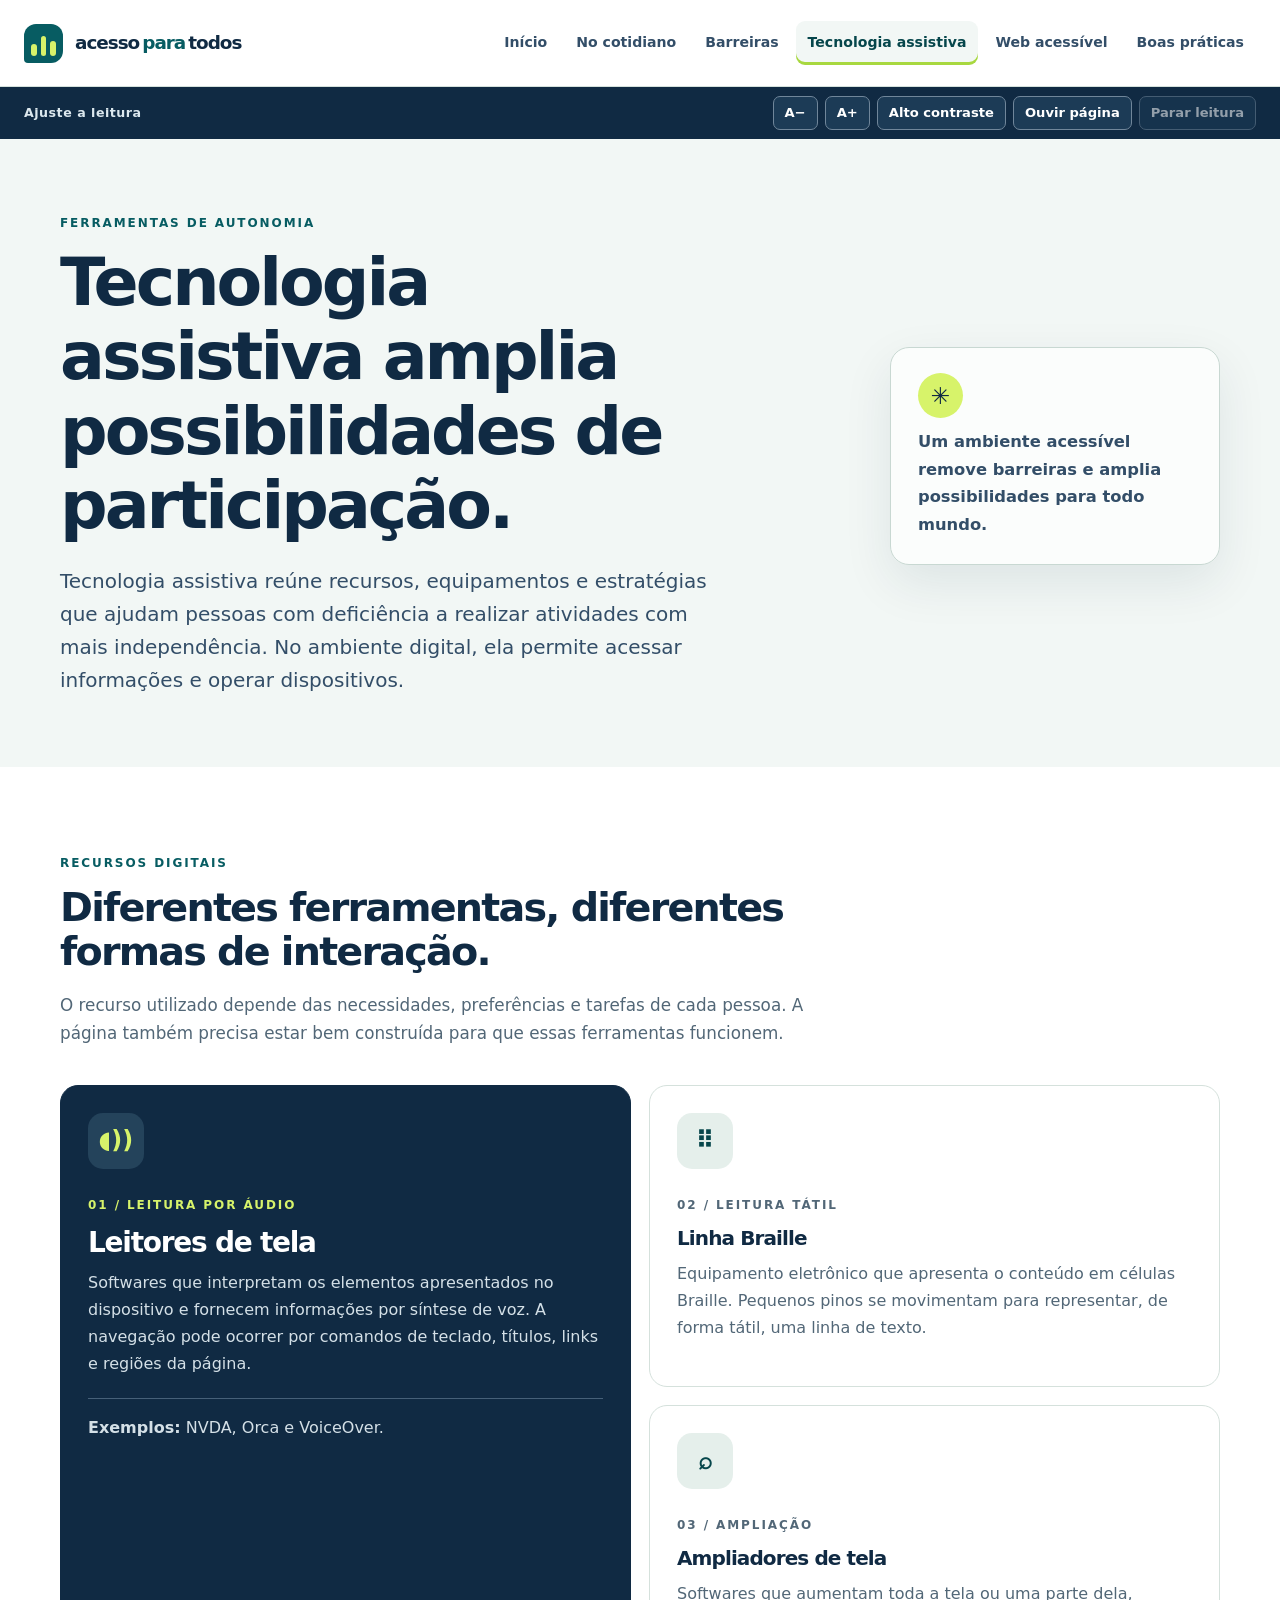
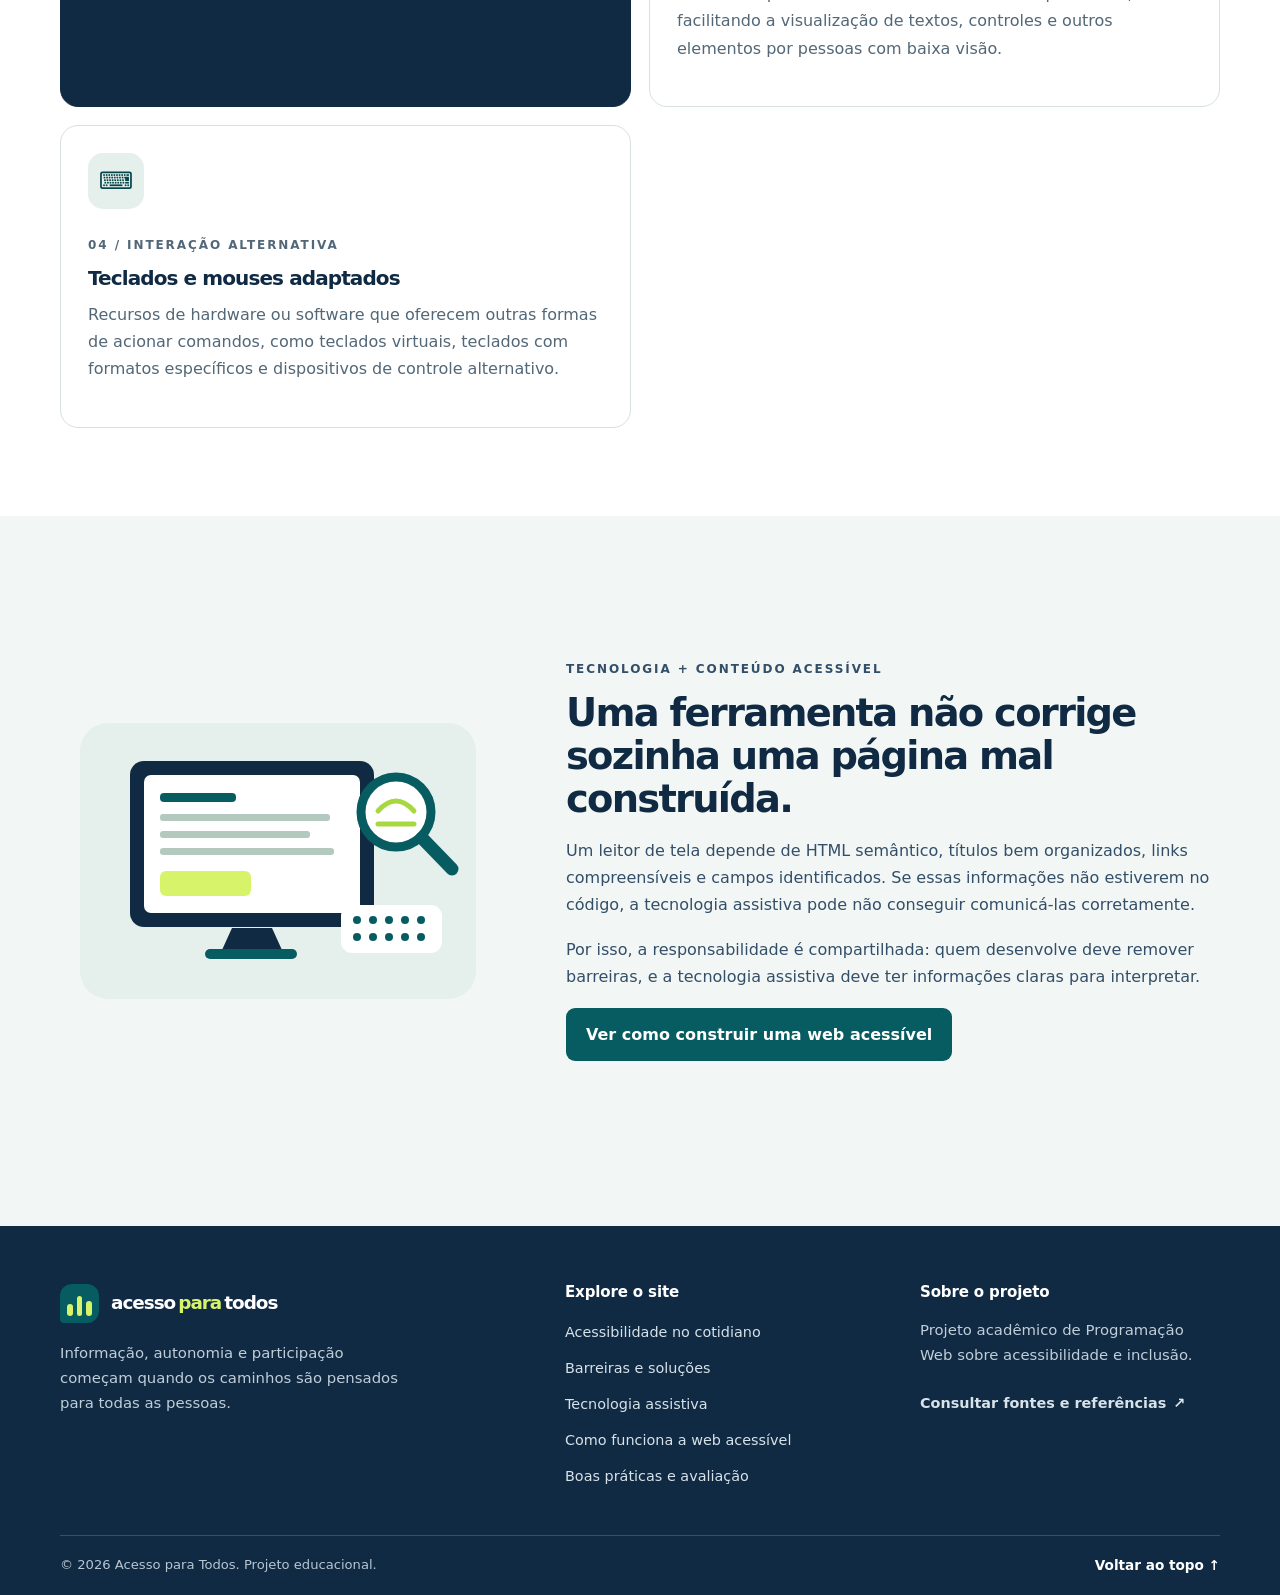
<file: tecnologia-assistiva.html>
<!doctype html>
<html lang="pt-BR">
<head>
  <meta charset="utf-8">
  <meta name="viewport" content="width=device-width, initial-scale=1">
  <meta name="description" content="Artigo introdutório sobre leitores de tela, linha Braille, ampliadores de tela, teclados e mouses adaptados.">
  <meta name="theme-color" content="#102a43">
  <title>Tecnologia assistiva | Acesso para Todos</title>
  <link rel="stylesheet" href="assets/css/styles.css">
  <script src="assets/js/main.js" defer></script>
</head>
<body id="topo">
<a class="skip-link" href="#conteudo">Pular para o conteúdo principal</a>
<a class="skip-link skip-link-second" href="#navegacao">Pular para a navegação</a>
<header class="site-header">
  <div class="header-inner">
    <a class="brand" href="index.html" aria-label="Acesso para Todos — página inicial">
      <span class="brand-mark" aria-hidden="true"><span></span><span></span><span></span></span>
      <span class="brand-name">acesso<span>para</span>todos</span>
    </a>
    <button class="menu-toggle" type="button" aria-expanded="false" aria-controls="navegacao">
      <span class="menu-toggle-icon" aria-hidden="true">☰</span>
      <span class="menu-toggle-text">Abrir menu</span>
    </button>
    <nav id="navegacao" class="site-nav" aria-label="Navegação principal">
      <ul><li><a href="index.html">Início</a></li>
<li><a href="cotidiano.html">No cotidiano</a></li>
<li><a href="barreiras.html">Barreiras</a></li>
<li><a href="tecnologia-assistiva.html" aria-current="page">Tecnologia assistiva</a></li>
<li><a href="web-acessivel.html">Web acessível</a></li>
<li><a href="boas-praticas.html">Boas práticas</a></li></ul>
    </nav>
  </div>
</header>
<div class="access-tools" aria-label="Ferramentas de acessibilidade">
  <div class="access-tools-inner">
    <span class="tools-label">Ajuste a leitura</span>
    <div class="tool-buttons">
      <button type="button" class="tool-button" data-action="font-decrease" aria-label="Diminuir tamanho do texto">A−</button>
      <button type="button" class="tool-button" data-action="font-increase" aria-label="Aumentar tamanho do texto">A+</button>
      <button type="button" class="tool-button tool-button-wide" data-action="contrast" aria-pressed="false">Alto contraste</button>
      <button type="button" class="tool-button tool-button-wide" data-action="speak">Ouvir página</button>
      <button type="button" class="tool-button tool-button-wide" data-action="stop-speech" disabled>Parar leitura</button>
    </div>
    <span class="sr-only" id="tool-status" role="status" aria-live="polite"></span>
  </div>
</div>
<main id="conteudo" tabindex="-1">
  <section class="page-intro" aria-labelledby="titulo-pagina">
    <div class="container intro-grid">
      <div class="intro-copy">
        <p class="eyebrow">Ferramentas de autonomia</p>
        <h1 id="titulo-pagina">Tecnologia assistiva amplia possibilidades de participação.</h1>
        <p class="intro-lead">Tecnologia assistiva reúne recursos, equipamentos e estratégias que ajudam pessoas com deficiência a realizar atividades com mais independência. No ambiente digital, ela permite acessar informações e operar dispositivos.</p>
      </div>
      <div class="intro-side-note"><span class="note-symbol" aria-hidden="true">✳</span><p>Um ambiente acessível remove barreiras e amplia possibilidades para todo mundo.</p></div>
    </div>
  </section>
  <section class="section-block container" aria-labelledby="recursos-titulo">
  <div class="section-heading"><p class="eyebrow">Recursos digitais</p><h2 id="recursos-titulo">Diferentes ferramentas, diferentes formas de interação.</h2><p>O recurso utilizado depende das necessidades, preferências e tarefas de cada pessoa. A página também precisa estar bem construída para que essas ferramentas funcionem.</p></div>
  <div class="assistive-grid">
    <article class="assistive-card assistive-card-featured"><div class="assistive-icon" aria-hidden="true">◖))</div><p class="eyebrow">01 / Leitura por áudio</p><h3>Leitores de tela</h3><p>Softwares que interpretam os elementos apresentados no dispositivo e fornecem informações por síntese de voz. A navegação pode ocorrer por comandos de teclado, títulos, links e regiões da página.</p><p class="examples"><strong>Exemplos:</strong> NVDA, Orca e VoiceOver.</p></article>
    <article class="assistive-card"><div class="assistive-icon" aria-hidden="true">⠿</div><p class="eyebrow">02 / Leitura tátil</p><h3>Linha Braille</h3><p>Equipamento eletrônico que apresenta o conteúdo em células Braille. Pequenos pinos se movimentam para representar, de forma tátil, uma linha de texto.</p></article>
    <article class="assistive-card"><div class="assistive-icon" aria-hidden="true">⌕</div><p class="eyebrow">03 / Ampliação</p><h3>Ampliadores de tela</h3><p>Softwares que aumentam toda a tela ou uma parte dela, facilitando a visualização de textos, controles e outros elementos por pessoas com baixa visão.</p></article>
    <article class="assistive-card"><div class="assistive-icon" aria-hidden="true">⌨</div><p class="eyebrow">04 / Interação alternativa</p><h3>Teclados e mouses adaptados</h3><p>Recursos de hardware ou software que oferecem outras formas de acionar comandos, como teclados virtuais, teclados com formatos específicos e dispositivos de controle alternativo.</p></article>
  </div>
</section>
<section class="soft-band"><div class="container article-layout article-layout-simple">
  <div class="article-side-visual"><img src="assets/img/tecnologia-assistiva.svg" alt="Ilustração de um computador com uma interface de leitura, teclas e linhas de texto." width="420" height="300"></div>
  <div class="article-content"><p class="eyebrow">Tecnologia + conteúdo acessível</p><h2>Uma ferramenta não corrige sozinha uma página mal construída.</h2><p>Um leitor de tela depende de HTML semântico, títulos bem organizados, links compreensíveis e campos identificados. Se essas informações não estiverem no código, a tecnologia assistiva pode não conseguir comunicá-las corretamente.</p><p>Por isso, a responsabilidade é compartilhada: quem desenvolve deve remover barreiras, e a tecnologia assistiva deve ter informações claras para interpretar.</p><a class="button button-primary" href="web-acessivel.html">Ver como construir uma web acessível</a></div>
</div></section>
</main>
<footer class="site-footer">
  <div class="footer-main">
    <div class="footer-about">
      <a class="brand brand-footer" href="index.html" aria-label="Acesso para Todos — página inicial">
        <span class="brand-mark" aria-hidden="true"><span></span><span></span><span></span></span>
        <span class="brand-name">acesso<span>para</span>todos</span>
      </a>
      <p>Informação, autonomia e participação começam quando os caminhos são pensados para todas as pessoas.</p>
    </div>
    <div>
      <h2 class="footer-title">Explore o site</h2>
      <ul class="footer-links">
        <li><a href="cotidiano.html">Acessibilidade no cotidiano</a></li>
        <li><a href="barreiras.html">Barreiras e soluções</a></li>
        <li><a href="tecnologia-assistiva.html">Tecnologia assistiva</a></li>
        <li><a href="web-acessivel.html">Como funciona a web acessível</a></li>
        <li><a href="boas-praticas.html">Boas práticas e avaliação</a></li>
      </ul>
    </div>
    <div>
      <h2 class="footer-title">Sobre o projeto</h2>
      <p>Projeto acadêmico de Programação Web sobre acessibilidade e inclusão.</p>
      <a class="footer-source-link" href="boas-praticas.html#fontes">Consultar fontes e referências <span aria-hidden="true">↗</span></a>
    </div>
  </div>
  <div class="footer-bottom">
    <p>© <span data-year>2026</span> Acesso para Todos. Projeto educacional.</p>
    <a href="#topo">Voltar ao topo <span aria-hidden="true">↑</span></a>
  </div>
</footer>
</body>
</html>
</file>
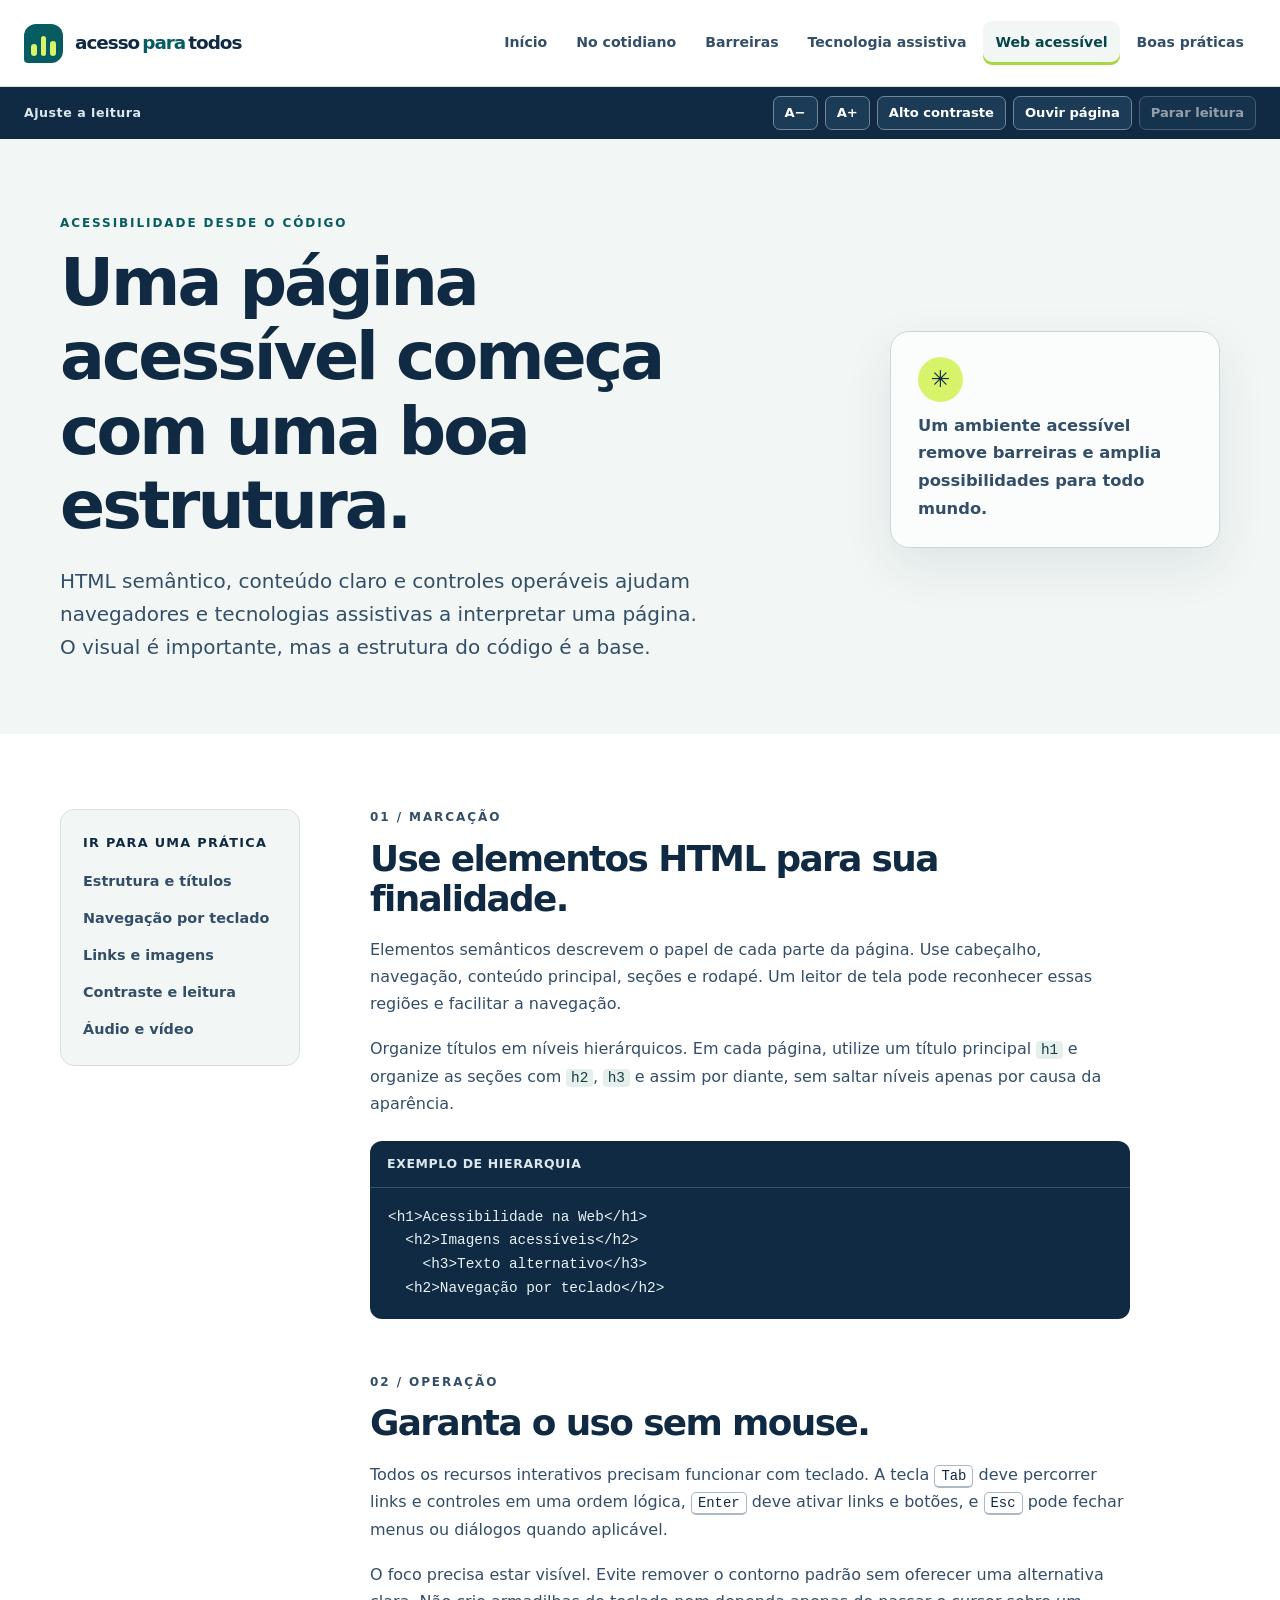
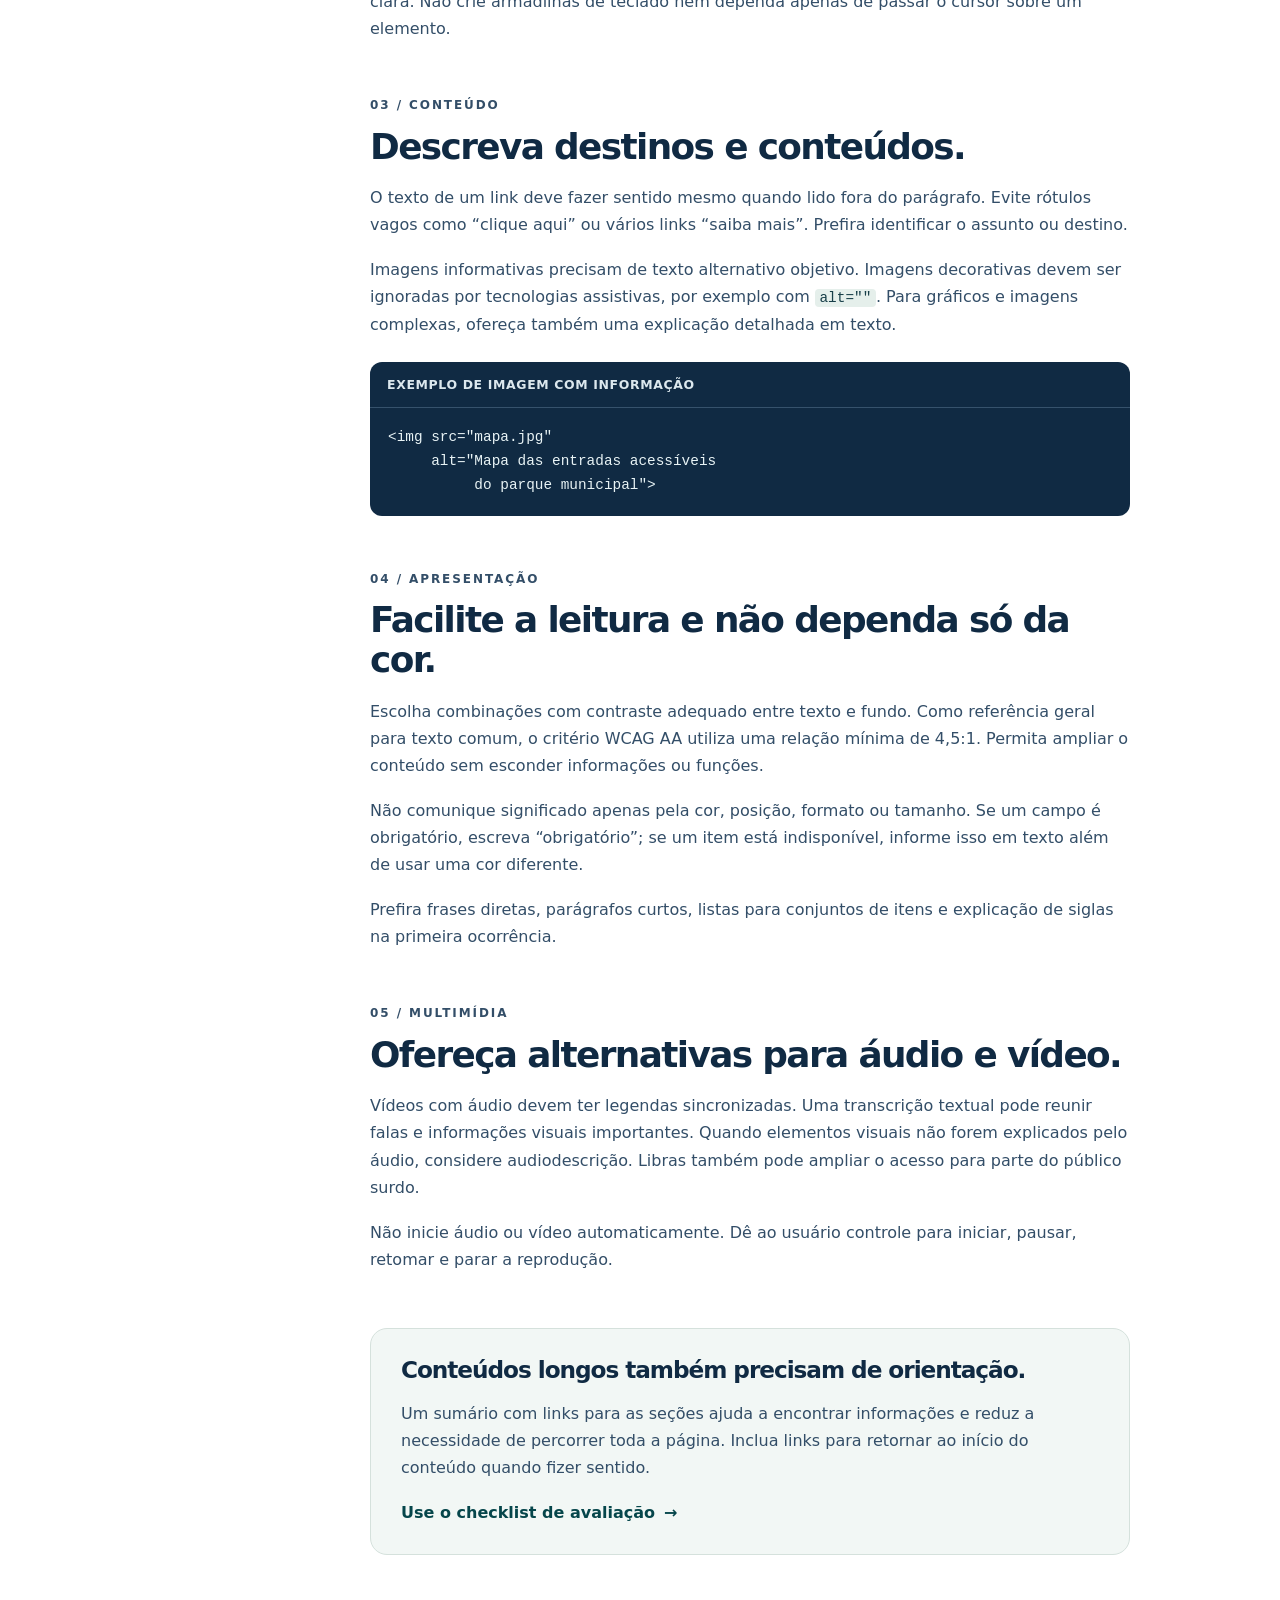
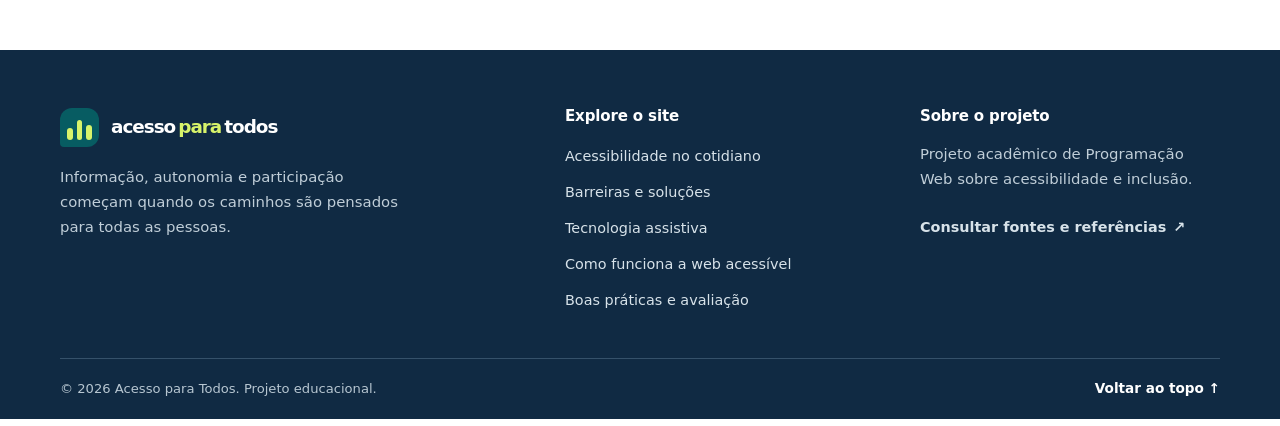
<file: web-acessivel.html>
<!doctype html>
<html lang="pt-BR">
<head>
  <meta charset="utf-8">
  <meta name="viewport" content="width=device-width, initial-scale=1">
  <meta name="description" content="Práticas de desenvolvimento web acessível: HTML semântico, títulos, teclado, links, imagens, contraste, texto claro e multimídia.">
  <meta name="theme-color" content="#102a43">
  <title>Como criar uma web acessível | Acesso para Todos</title>
  <link rel="stylesheet" href="assets/css/styles.css">
  <script src="assets/js/main.js" defer></script>
</head>
<body id="topo">
<a class="skip-link" href="#conteudo">Pular para o conteúdo principal</a>
<a class="skip-link skip-link-second" href="#navegacao">Pular para a navegação</a>
<header class="site-header">
  <div class="header-inner">
    <a class="brand" href="index.html" aria-label="Acesso para Todos — página inicial">
      <span class="brand-mark" aria-hidden="true"><span></span><span></span><span></span></span>
      <span class="brand-name">acesso<span>para</span>todos</span>
    </a>
    <button class="menu-toggle" type="button" aria-expanded="false" aria-controls="navegacao">
      <span class="menu-toggle-icon" aria-hidden="true">☰</span>
      <span class="menu-toggle-text">Abrir menu</span>
    </button>
    <nav id="navegacao" class="site-nav" aria-label="Navegação principal">
      <ul><li><a href="index.html">Início</a></li>
<li><a href="cotidiano.html">No cotidiano</a></li>
<li><a href="barreiras.html">Barreiras</a></li>
<li><a href="tecnologia-assistiva.html">Tecnologia assistiva</a></li>
<li><a href="web-acessivel.html" aria-current="page">Web acessível</a></li>
<li><a href="boas-praticas.html">Boas práticas</a></li></ul>
    </nav>
  </div>
</header>
<div class="access-tools" aria-label="Ferramentas de acessibilidade">
  <div class="access-tools-inner">
    <span class="tools-label">Ajuste a leitura</span>
    <div class="tool-buttons">
      <button type="button" class="tool-button" data-action="font-decrease" aria-label="Diminuir tamanho do texto">A−</button>
      <button type="button" class="tool-button" data-action="font-increase" aria-label="Aumentar tamanho do texto">A+</button>
      <button type="button" class="tool-button tool-button-wide" data-action="contrast" aria-pressed="false">Alto contraste</button>
      <button type="button" class="tool-button tool-button-wide" data-action="speak">Ouvir página</button>
      <button type="button" class="tool-button tool-button-wide" data-action="stop-speech" disabled>Parar leitura</button>
    </div>
    <span class="sr-only" id="tool-status" role="status" aria-live="polite"></span>
  </div>
</div>
<main id="conteudo" tabindex="-1">
  <section class="page-intro" aria-labelledby="titulo-pagina">
    <div class="container intro-grid">
      <div class="intro-copy">
        <p class="eyebrow">Acessibilidade desde o código</p>
        <h1 id="titulo-pagina">Uma página acessível começa com uma boa estrutura.</h1>
        <p class="intro-lead">HTML semântico, conteúdo claro e controles operáveis ajudam navegadores e tecnologias assistivas a interpretar uma página. O visual é importante, mas a estrutura do código é a base.</p>
      </div>
      <div class="intro-side-note"><span class="note-symbol" aria-hidden="true">✳</span><p>Um ambiente acessível remove barreiras e amplia possibilidades para todo mundo.</p></div>
    </div>
  </section>
  <section class="article-layout container">
  <aside class="article-index" aria-label="Sumário desta página"><p class="index-title">Ir para uma prática</p><ul><li><a href="#estrutura">Estrutura e títulos</a></li><li><a href="#teclado">Navegação por teclado</a></li><li><a href="#links-imagens">Links e imagens</a></li><li><a href="#visual">Contraste e leitura</a></li><li><a href="#multimidia">Áudio e vídeo</a></li></ul></aside>
  <article class="article-content">
    <section id="estrutura" class="article-section"><p class="eyebrow">01 / Marcação</p><h2>Use elementos HTML para sua finalidade.</h2><p>Elementos semânticos descrevem o papel de cada parte da página. Use cabeçalho, navegação, conteúdo principal, seções e rodapé. Um leitor de tela pode reconhecer essas regiões e facilitar a navegação.</p><p>Organize títulos em níveis hierárquicos. Em cada página, utilize um título principal <code>h1</code> e organize as seções com <code>h2</code>, <code>h3</code> e assim por diante, sem saltar níveis apenas por causa da aparência.</p><div class="code-example"><p class="code-label">Exemplo de hierarquia</p><pre><code>&lt;h1&gt;Acessibilidade na Web&lt;/h1&gt;
  &lt;h2&gt;Imagens acessíveis&lt;/h2&gt;
    &lt;h3&gt;Texto alternativo&lt;/h3&gt;
  &lt;h2&gt;Navegação por teclado&lt;/h2&gt;</code></pre></div></section>
    <section id="teclado" class="article-section"><p class="eyebrow">02 / Operação</p><h2>Garanta o uso sem mouse.</h2><p>Todos os recursos interativos precisam funcionar com teclado. A tecla <kbd>Tab</kbd> deve percorrer links e controles em uma ordem lógica, <kbd>Enter</kbd> deve ativar links e botões, e <kbd>Esc</kbd> pode fechar menus ou diálogos quando aplicável.</p><p>O foco precisa estar visível. Evite remover o contorno padrão sem oferecer uma alternativa clara. Não crie armadilhas de teclado nem dependa apenas de passar o cursor sobre um elemento.</p></section>
    <section id="links-imagens" class="article-section"><p class="eyebrow">03 / Conteúdo</p><h2>Descreva destinos e conteúdos.</h2><p>O texto de um link deve fazer sentido mesmo quando lido fora do parágrafo. Evite rótulos vagos como “clique aqui” ou vários links “saiba mais”. Prefira identificar o assunto ou destino.</p><p>Imagens informativas precisam de texto alternativo objetivo. Imagens decorativas devem ser ignoradas por tecnologias assistivas, por exemplo com <code>alt=""</code>. Para gráficos e imagens complexas, ofereça também uma explicação detalhada em texto.</p><div class="code-example"><p class="code-label">Exemplo de imagem com informação</p><pre><code>&lt;img src="mapa.jpg"
     alt="Mapa das entradas acessíveis
          do parque municipal"&gt;</code></pre></div></section>
    <section id="visual" class="article-section"><p class="eyebrow">04 / Apresentação</p><h2>Facilite a leitura e não dependa só da cor.</h2><p>Escolha combinações com contraste adequado entre texto e fundo. Como referência geral para texto comum, o critério WCAG AA utiliza uma relação mínima de 4,5:1. Permita ampliar o conteúdo sem esconder informações ou funções.</p><p>Não comunique significado apenas pela cor, posição, formato ou tamanho. Se um campo é obrigatório, escreva “obrigatório”; se um item está indisponível, informe isso em texto além de usar uma cor diferente.</p><p>Prefira frases diretas, parágrafos curtos, listas para conjuntos de itens e explicação de siglas na primeira ocorrência.</p></section>
    <section id="multimidia" class="article-section"><p class="eyebrow">05 / Multimídia</p><h2>Ofereça alternativas para áudio e vídeo.</h2><p>Vídeos com áudio devem ter legendas sincronizadas. Uma transcrição textual pode reunir falas e informações visuais importantes. Quando elementos visuais não forem explicados pelo áudio, considere audiodescrição. Libras também pode ampliar o acesso para parte do público surdo.</p><p>Não inicie áudio ou vídeo automaticamente. Dê ao usuário controle para iniciar, pausar, retomar e parar a reprodução.</p></section>
    <div class="article-callout"><h2>Conteúdos longos também precisam de orientação.</h2><p>Um sumário com links para as seções ajuda a encontrar informações e reduz a necessidade de percorrer toda a página. Inclua links para retornar ao início do conteúdo quando fizer sentido.</p><a class="text-link" href="boas-praticas.html">Use o checklist de avaliação <span aria-hidden="true">→</span></a></div>
  </article>
</section>
</main>
<footer class="site-footer">
  <div class="footer-main">
    <div class="footer-about">
      <a class="brand brand-footer" href="index.html" aria-label="Acesso para Todos — página inicial">
        <span class="brand-mark" aria-hidden="true"><span></span><span></span><span></span></span>
        <span class="brand-name">acesso<span>para</span>todos</span>
      </a>
      <p>Informação, autonomia e participação começam quando os caminhos são pensados para todas as pessoas.</p>
    </div>
    <div>
      <h2 class="footer-title">Explore o site</h2>
      <ul class="footer-links">
        <li><a href="cotidiano.html">Acessibilidade no cotidiano</a></li>
        <li><a href="barreiras.html">Barreiras e soluções</a></li>
        <li><a href="tecnologia-assistiva.html">Tecnologia assistiva</a></li>
        <li><a href="web-acessivel.html">Como funciona a web acessível</a></li>
        <li><a href="boas-praticas.html">Boas práticas e avaliação</a></li>
      </ul>
    </div>
    <div>
      <h2 class="footer-title">Sobre o projeto</h2>
      <p>Projeto acadêmico de Programação Web sobre acessibilidade e inclusão.</p>
      <a class="footer-source-link" href="boas-praticas.html#fontes">Consultar fontes e referências <span aria-hidden="true">↗</span></a>
    </div>
  </div>
  <div class="footer-bottom">
    <p>© <span data-year>2026</span> Acesso para Todos. Projeto educacional.</p>
    <a href="#topo">Voltar ao topo <span aria-hidden="true">↑</span></a>
  </div>
</footer>
</body>
</html>
</file>
<file: assets/css/styles.css>
/* Acesso para Todos — estilos locais, sem bibliotecas externas. */
:root {
  color-scheme: light;
  --ink: #102a43;
  --ink-soft: #334e68;
  --muted: #526777;
  --paper: #ffffff;
  --surface: #f2f7f5;
  --surface-strong: #e5efeb;
  --line: #d5e1dc;
  --teal: #075c62;
  --teal-dark: #06464b;
  --lime: #d7f36a;
  --accent: #a8d83f;
  --font-scale: 1;
  --shadow: 0 18px 50px rgba(16, 42, 67, .09);
  --radius: 22px;
  font-size: calc(16px * var(--font-scale));
}
* { box-sizing: border-box; }
html { scroll-behavior: smooth; scroll-padding-top: 7rem; }
body { margin: 0; background: var(--paper); color: var(--ink); font-family: Inter, ui-sans-serif, system-ui, -apple-system, BlinkMacSystemFont, "Segoe UI", sans-serif; line-height: 1.7; text-align: left; }
img, svg { max-width: 100%; }
img { height: auto; }
a { color: var(--teal-dark); text-decoration-thickness: .09em; text-underline-offset: .2em; }
a:hover { text-decoration-thickness: .16em; }
button, input { font: inherit; }
button { cursor: pointer; }
button:disabled { cursor: not-allowed; opacity: .55; }
:focus-visible { outline: 3px solid #8b5cf6; outline-offset: 4px; border-radius: 4px; }
::selection { color: #102a43; background: #d7f36a; }
.container { width: min(1160px, calc(100% - 48px)); margin-inline: auto; }
.sr-only { position: absolute !important; width: 1px; height: 1px; padding: 0; margin: -1px; overflow: hidden; clip: rect(0,0,0,0); white-space: nowrap; border: 0; }
.skip-link { position: fixed; z-index: 1000; top: 10px; left: 10px; transform: translateY(-180%); padding: 12px 18px; color: #fff; background: #102a43; border: 2px solid #fff; border-radius: 8px; font-weight: 800; }
.skip-link:focus { transform: translateY(0); color: #fff; }
.skip-link-second { left: 230px; }
.site-header { position: relative; z-index: 20; background: #fff; border-bottom: 1px solid var(--line); }
.header-inner { width: min(1240px, calc(100% - 48px)); min-height: 86px; margin: auto; display: flex; align-items: center; justify-content: space-between; gap: 30px; }
.brand { display: inline-flex; align-items: center; gap: 12px; color: var(--ink); text-decoration: none; flex: 0 0 auto; }
.brand-name { font-size: 1.15rem; letter-spacing: -.055em; font-weight: 900; line-height: 1; }
.brand-name span { color: var(--teal); margin-inline: 3px; font-weight: 650; }
.brand-mark { width: 39px; height: 39px; display: flex; align-items: end; gap: 4px; padding: 7px; border-radius: 12px 12px 12px 4px; background: var(--teal); }
.brand-mark span { display: block; width: 6px; border-radius: 5px; background: var(--lime); }
.brand-mark span:nth-child(1) { height: 12px; }
.brand-mark span:nth-child(2) { height: 20px; }
.brand-mark span:nth-child(3) { height: 15px; }
.site-nav ul { display: flex; align-items: center; justify-content: flex-end; gap: 5px; margin: 0; padding: 0; list-style: none; }
.site-nav a { display: inline-flex; align-items: center; min-height: 44px; padding: 9px 12px; color: var(--ink-soft); text-decoration: none; font-size: .88rem; font-weight: 700; border-radius: 9px; }
.site-nav a:hover, .site-nav a[aria-current="page"] { color: var(--teal-dark); background: var(--surface); }
.site-nav a[aria-current="page"] { box-shadow: inset 0 -3px 0 var(--accent); }
.menu-toggle { display: none; border: 1px solid var(--line); border-radius: 10px; background: #fff; color: var(--ink); padding: 9px 12px; font-weight: 750; }
.menu-toggle-icon { margin-right: 6px; }
.access-tools { background: var(--ink); color: #fff; }
.access-tools-inner { width: min(1240px, calc(100% - 48px)); min-height: 52px; margin: auto; display: flex; justify-content: space-between; align-items: center; gap: 18px; }
.tools-label { font-size: .79rem; letter-spacing: .04em; font-weight: 800; color: #dce8ee; }
.tool-buttons { display: flex; gap: 7px; align-items: center; flex-wrap: wrap; }
.tool-button { min-width: 40px; min-height: 34px; padding: 5px 11px; border: 1px solid #70869a; border-radius: 7px; color: #fff; background: #1c3b56; font-size: .82rem; font-weight: 800; }
.tool-button:hover:not(:disabled) { background: #2d536e; border-color: #d7f36a; }
.tool-button[aria-pressed="true"] { background: var(--lime); border-color: var(--lime); color: #102a43; }
.tool-button-wide { min-width: 0; }
.page-intro { position: relative; overflow: hidden; padding: 76px 0 70px; background: var(--surface); }
.intro-grid { display: grid; grid-template-columns: minmax(0, 1.18fr) minmax(300px, .82fr); gap: 50px; align-items: center; }
.intro-copy { max-width: 710px; }
.eyebrow { margin: 0 0 13px; color: var(--teal); font-size: .75rem; font-weight: 900; letter-spacing: .16em; line-height: 1.4; text-transform: uppercase; }
h1, h2, h3 { margin-top: 0; color: var(--ink); line-height: 1.12; letter-spacing: -.045em; }
h1 { max-width: 850px; margin-bottom: 22px; font-size: clamp(2.45rem, 5.2vw, 4.55rem); font-weight: 850; }
h2 { margin-bottom: 17px; font-size: clamp(1.8rem, 3.1vw, 2.65rem); font-weight: 830; }
h3 { margin-bottom: 11px; font-size: 1.25rem; font-weight: 800; }
p { margin: 0 0 1.1rem; }
.intro-lead { max-width: 700px; margin: 0; color: var(--ink-soft); font-size: clamp(1.08rem, 1.7vw, 1.25rem); line-height: 1.65; }
.intro-art { justify-self: end; max-width: 500px; }
.intro-art img { display: block; width: 100%; filter: drop-shadow(0 15px 23px rgba(16,42,67,.09)); }
.intro-side-note { max-width: 330px; justify-self: end; padding: 25px 27px; border: 1px solid #c8d8d2; border-radius: 19px; background: rgba(255,255,255,.72); box-shadow: var(--shadow); }
.intro-side-note p { margin: 10px 0 0; color: var(--ink-soft); font-size: 1.02rem; font-weight: 650; }
.note-symbol { display: grid; width: 45px; height: 45px; place-items: center; border-radius: 50%; background: var(--lime); color: var(--ink); font-size: 1.45rem; font-weight: 900; }
.page-intro-home { padding: 84px 0 75px; }
.page-intro-home .intro-grid { grid-template-columns: minmax(0, 1.15fr) minmax(340px, .85fr); }
.page-intro-home h1 { max-width: 760px; }
.section-block { padding-top: 88px; padding-bottom: 88px; }
.section-heading { max-width: 780px; margin-bottom: 37px; }
.section-heading > p:last-child { color: var(--muted); font-size: 1.05rem; max-width: 760px; }
.section-heading-row { display: grid; grid-template-columns: 1.1fr .9fr; gap: 55px; align-items: end; max-width: none; }
.section-heading-row > p { margin-bottom: 20px; }
.feature-grid { display: grid; grid-template-columns: repeat(3, 1fr); gap: 18px; }
.feature-card { position: relative; min-height: 330px; padding: 28px; border: 1px solid var(--line); border-radius: var(--radius); background: #fff; box-shadow: 0 8px 26px rgba(16,42,67,.04); }
.feature-card-dark { color: #fff; background: var(--ink); border-color: var(--ink); }
.feature-card-dark h3 { color: #fff; }
.feature-card-dark p { color: #d4e0e7; }
.card-number { display: inline-block; color: var(--teal); font-size: .78rem; font-weight: 900; letter-spacing: .12em; }
.feature-card-dark .card-number { color: var(--lime); }
.card-icon { display: grid; width: 47px; height: 47px; margin: 22px 0 20px; place-items: center; border-radius: 13px; background: var(--surface); color: var(--teal); font-size: 1.65rem; font-weight: 800; }
.feature-card-dark .card-icon { background: #24435b; color: var(--lime); }
.feature-card p { min-height: 82px; color: var(--muted); }
.text-link { display: inline-flex; gap: 9px; align-items: center; color: var(--teal-dark); font-weight: 850; text-decoration: none; }
.text-link:hover { text-decoration: underline; }
.text-link-light { color: var(--lime); }
.quote-band { padding: 67px 0; color: #fff; background: var(--teal-dark); }
.quote-content { max-width: 880px; text-align: center; }
.quote-mark { display: block; color: var(--lime); font-family: Georgia, serif; font-size: 4.5rem; line-height: .8; }
.quote-content blockquote { margin: 10px 0 20px; font-size: clamp(1.45rem, 2.5vw, 2.1rem); font-weight: 730; line-height: 1.4; letter-spacing: -.025em; }
.quote-content p { margin: 0; color: #d2e8e6; font-size: .88rem; font-weight: 700; }
.principle-grid { display: grid; grid-template-columns: repeat(4, 1fr); gap: 22px; }
.principle-item { border-top: 3px solid var(--accent); padding-top: 17px; }
.principle-index { display: block; margin-bottom: 21px; color: var(--teal); font-size: .8rem; font-weight: 900; letter-spacing: .1em; }
.principle-item p { color: var(--muted); font-size: .96rem; }
.inline-cta { display: flex; align-items: center; justify-content: space-between; gap: 30px; margin-top: 65px; padding: 31px 35px; border-radius: var(--radius); background: var(--surface); }
.inline-cta h2 { margin-bottom: 7px; font-size: 1.55rem; }
.inline-cta p { margin: 0; color: var(--muted); }
.button { display: inline-flex; min-height: 48px; align-items: center; justify-content: center; gap: 12px; padding: 11px 18px; border: 2px solid transparent; border-radius: 9px; font-weight: 850; text-decoration: none; transition: background .15s ease, transform .15s ease; }
.button:hover { transform: translateY(-1px); text-decoration: none; }
.button-primary { color: #fff; background: var(--teal); }
.button-primary:hover { background: var(--teal-dark); }
.button-secondary { color: var(--ink); background: #fff; border-color: var(--line); }
.button-secondary:hover { background: var(--surface); }
.article-layout { display: grid; grid-template-columns: 240px minmax(0, 760px); gap: 70px; align-items: start; padding-top: 75px; padding-bottom: 95px; }
.article-index { position: sticky; top: 25px; padding: 22px; border: 1px solid var(--line); border-radius: 14px; background: var(--surface); }
.index-title { margin: 0 0 13px; color: var(--ink); font-size: .8rem; font-weight: 900; letter-spacing: .1em; text-transform: uppercase; }
.article-index ul { display: grid; gap: 10px; margin: 0; padding: 0; list-style: none; }
.article-index a { color: var(--ink-soft); font-size: .9rem; font-weight: 680; text-decoration: none; }
.article-index a:hover { color: var(--teal); text-decoration: underline; }
.article-content { min-width: 0; }
.article-section { margin-bottom: 55px; scroll-margin-top: 25px; }
.article-section h2 { font-size: clamp(1.7rem, 2.8vw, 2.25rem); }
.article-content p { color: var(--ink-soft); }
.article-content ul, .article-content ol { color: var(--ink-soft); }
.article-content li { margin-bottom: 8px; padding-left: 4px; }
.info-panel { display: flex; gap: 18px; margin: 27px 0; padding: 23px; border-left: 4px solid var(--accent); border-radius: 0 14px 14px 0; background: var(--surface); }
.info-panel p { margin: 0; }
.info-panel h3 { font-size: 1.05rem; }
.panel-icon { flex: 0 0 38px; display: grid; width: 38px; height: 38px; place-items: center; border-radius: 50%; color: var(--ink); background: var(--lime); font-size: 1.3rem; font-weight: 900; }
.check-list { padding-left: 1.35rem; }
.article-callout { margin-top: 55px; padding: 28px 30px; border: 1px solid var(--line); border-radius: 17px; background: var(--surface); }
.article-callout h2 { font-size: 1.45rem; }
.article-callout p { margin-bottom: 17px; }
.barrier-list { display: grid; gap: 14px; }
.barrier-card { display: grid; grid-template-columns: 145px minmax(0, 1fr) 52px; gap: 24px; align-items: start; padding: 27px 28px; border: 1px solid var(--line); border-radius: 17px; background: #fff; }
.barrier-tag { display: inline-flex; width: fit-content; padding: 7px 10px; border-radius: 7px; color: var(--teal-dark); background: var(--surface-strong); font-size: .75rem; font-weight: 850; }
.barrier-card h3 { margin-top: 1px; font-size: 1.24rem; }
.barrier-card p { margin-bottom: 10px; color: var(--muted); }
.barrier-card .solution { margin-bottom: 0; }
.barrier-symbol { display: grid; width: 48px; height: 48px; place-items: center; border-radius: 14px; color: var(--teal); background: var(--surface); font-size: 1.35rem; font-weight: 900; }
.soft-band { padding: 70px 0; background: var(--surface); }
.two-column { display: grid; grid-template-columns: .9fr 1.1fr; gap: 65px; align-items: start; }
.two-column h2 { max-width: 470px; }
.two-column p { color: var(--ink-soft); }
.assistive-grid { display: grid; grid-template-columns: repeat(2, minmax(0, 1fr)); gap: 18px; }
.assistive-card { min-height: 270px; padding: 27px; border: 1px solid var(--line); border-radius: 18px; background: #fff; }
.assistive-card-featured { grid-row: span 2; min-height: 100%; background: var(--ink); border-color: var(--ink); }
.assistive-card-featured h3 { color: #fff; font-size: 1.75rem; }
.assistive-card-featured p:not(.eyebrow) { color: #d4e0e7; }
.assistive-card-featured .eyebrow { color: var(--lime); }
.assistive-icon { display: grid; width: 56px; height: 56px; margin-bottom: 28px; place-items: center; border-radius: 15px; color: var(--teal-dark); background: var(--surface-strong); font-size: 1.5rem; font-weight: 900; }
.assistive-card-featured .assistive-icon { color: var(--lime); background: #24435b; }
.assistive-card p { color: var(--muted); }
.examples { margin-top: 20px; padding-top: 15px; border-top: 1px solid #466078; }
.article-layout-simple { grid-template-columns: minmax(260px, .8fr) minmax(0, 1.2fr); align-items: center; }
.article-side-visual { max-width: 420px; margin-inline: auto; }
.article-side-visual img { display: block; }
.article-layout-simple .article-content { max-width: 650px; }
.article-layout-simple .article-content h2 { font-size: clamp(1.75rem, 3vw, 2.45rem); }
.code-example { margin: 24px 0; overflow: hidden; border-radius: 12px; background: #102a43; }
.code-label { margin: 0; padding: 12px 17px; border-bottom: 1px solid #36526c; color: #dce8ee !important; font-size: .78rem; font-weight: 800; letter-spacing: .05em; text-transform: uppercase; }
pre { overflow-x: auto; margin: 0; padding: 18px; color: #e8f3f5; font-size: .9rem; line-height: 1.65; }
code, kbd { font-family: ui-monospace, SFMono-Regular, Consolas, "Liberation Mono", monospace; }
.article-content p code { padding: .08em .32em; border-radius: 4px; background: var(--surface-strong); color: #173e48; font-size: .9em; }
kbd { padding: 2px 6px; border: 1px solid #aab9c5; border-bottom-width: 2px; border-radius: 5px; background: #fff; color: var(--ink); font-size: .87em; }
.checklist-form { padding: 28px; border: 1px solid var(--line); border-radius: 18px; background: var(--surface); }
.checklist-form fieldset { margin: 0; padding: 0; border: 0; }
.checklist-form legend { margin-bottom: 20px; font-size: 1.2rem; font-weight: 850; }
.checklist-grid { display: grid; grid-template-columns: repeat(2, 1fr); gap: 12px; }
.check-item { display: flex; align-items: flex-start; gap: 13px; min-height: 100px; padding: 16px; border: 1px solid var(--line); border-radius: 11px; background: #fff; cursor: pointer; }
.check-item:hover { border-color: #81a99e; }
.check-item input { flex: 0 0 auto; width: 21px; height: 21px; margin: 3px 0 0; accent-color: var(--teal); }
.check-item span { display: block; }
.check-item strong { display: block; margin-bottom: 4px; color: var(--ink); font-size: .94rem; }
.check-item small { display: block; color: var(--muted); font-size: .83rem; line-height: 1.45; }
.checklist-actions { display: flex; flex-wrap: wrap; gap: 10px; margin-top: 22px; }
.form-feedback { margin: 18px 0 0; padding: 13px 16px; border-left: 4px solid var(--teal); border-radius: 0 8px 8px 0; background: #fff; color: var(--ink); font-weight: 700; }
.number-list { padding-left: 1.4rem; }
.number-list li { margin-bottom: 10px; padding-left: 5px; color: var(--ink-soft); }
.reference-list { display: grid; gap: 17px; padding-left: 1.4rem; }
.reference-list li { padding-left: 8px; color: var(--ink-soft); }
.reference-list strong { color: var(--ink); }
.source-note { margin-top: 28px; padding: 19px 22px; border-radius: 12px; background: var(--surface); color: var(--ink-soft); font-size: .93rem; }
.site-footer { color: #e5edf2; background: var(--ink); }
.footer-main { display: grid; grid-template-columns: 1.2fr .8fr .8fr; gap: 55px; width: min(1160px, calc(100% - 48px)); margin: auto; padding: 58px 0 45px; }
.brand-footer { margin-bottom: 18px; color: #fff; }
.brand-footer .brand-name { color: #fff; }
.brand-footer .brand-name span { color: var(--lime); }
.footer-about p, .footer-main > div:last-child p { max-width: 340px; color: #c0ced8; font-size: .93rem; }
.footer-title { margin-bottom: 17px; color: #fff; font-size: .94rem; letter-spacing: -.01em; }
.footer-links { display: grid; gap: 9px; margin: 0; padding: 0; list-style: none; }
.footer-links a, .footer-source-link { color: #d7e2e9; font-size: .9rem; text-decoration: none; }
.footer-links a:hover, .footer-source-link:hover { color: var(--lime); text-decoration: underline; }
.footer-source-link { display: inline-flex; gap: 7px; margin-top: 5px; font-weight: 750; }
.footer-bottom { display: flex; justify-content: space-between; align-items: center; gap: 20px; width: min(1160px, calc(100% - 48px)); margin: auto; padding: 18px 0; border-top: 1px solid #35516a; }
.footer-bottom p { margin: 0; color: #b7c6d1; font-size: .82rem; }
.footer-bottom a { color: #fff; font-size: .85rem; font-weight: 750; text-decoration: none; }
.footer-bottom a:hover { color: var(--lime); text-decoration: underline; }
.high-contrast { --ink: #000; --ink-soft: #111; --muted: #222; --paper: #fff; --surface: #fff; --surface-strong: #eee; --line: #000; --teal: #000; --teal-dark: #000; --accent: #ffeb00; --lime: #ffeb00; }
.high-contrast .site-header, .high-contrast .feature-card, .high-contrast .assistive-card, .high-contrast .barrier-card, .high-contrast .check-item { border: 2px solid #000; }
.high-contrast .site-nav a, .high-contrast a { color: #000; text-decoration: underline; }
.high-contrast .site-nav a[aria-current="page"], .high-contrast .button-primary { background: #ffeb00; color: #000; }
.high-contrast .site-footer, .high-contrast .quote-band, .high-contrast .feature-card-dark { background: #000; color: #fff; }
.high-contrast .site-footer p, .high-contrast .footer-links a, .high-contrast .footer-bottom a { color: #fff; }
.high-contrast .tool-button[aria-pressed="true"] { background: #ffeb00; color: #000; }
@media (max-width: 980px) {
  .header-inner { min-height: 75px; }
  .js .menu-toggle { display: inline-flex; align-items: center; }
  .js .site-nav { display: none; position: absolute; top: 100%; left: 0; right: 0; padding: 10px 24px 20px; border-bottom: 1px solid var(--line); background: #fff; box-shadow: var(--shadow); }
  .js .site-nav.is-open { display: block; }
  .site-nav ul { display: grid; gap: 4px; max-width: 1240px; margin: auto; }
  .site-nav a { width: 100%; }
  .intro-grid, .page-intro-home .intro-grid { grid-template-columns: minmax(0, 1fr) minmax(240px, .8fr); gap: 25px; }
  .article-layout { grid-template-columns: 200px minmax(0, 1fr); gap: 35px; }
  .footer-main { gap: 30px; }
}
@media (max-width: 700px) {
  .container, .header-inner, .access-tools-inner, .footer-main, .footer-bottom { width: min(100% - 34px, 600px); }
  .skip-link-second { left: 10px; top: 58px; }
  .access-tools-inner { align-items: flex-start; flex-direction: column; gap: 8px; padding: 10px 0 12px; }
  .tool-buttons { gap: 6px; }
  .tool-button { min-height: 38px; }
  .page-intro, .page-intro-home { padding: 55px 0 50px; }
  .intro-grid, .page-intro-home .intro-grid { grid-template-columns: 1fr; }
  .intro-art { max-width: 390px; justify-self: center; margin-top: 12px; }
  .intro-side-note { max-width: none; justify-self: stretch; }
  h1 { font-size: clamp(2.3rem, 10vw, 3.25rem); }
  .section-block { padding-top: 60px; padding-bottom: 60px; }
  .feature-grid, .principle-grid, .assistive-grid { grid-template-columns: 1fr; }
  .feature-card { min-height: 0; }
  .feature-card p { min-height: 0; }
  .principle-grid { gap: 24px; }
  .principle-item { display: grid; grid-template-columns: 45px 1fr; column-gap: 12px; }
  .principle-index { grid-row: span 2; margin: 3px 0 0; }
  .principle-item h3 { margin-bottom: 6px; }
  .principle-item p { grid-column: 2; margin: 0; }
  .section-heading-row, .two-column { grid-template-columns: 1fr; gap: 15px; }
  .inline-cta { align-items: flex-start; flex-direction: column; padding: 25px; }
  .article-layout { grid-template-columns: 1fr; gap: 30px; padding-top: 45px; padding-bottom: 65px; }
  .article-index { position: static; }
  .barrier-card { grid-template-columns: 1fr 44px; gap: 13px; padding: 21px; }
  .barrier-tag { grid-column: 1 / -1; }
  .barrier-card > div:nth-child(2) { grid-column: 1; }
  .barrier-symbol { grid-column: 2; grid-row: 2; }
  .assistive-card-featured { grid-row: auto; }
  .article-layout-simple { grid-template-columns: 1fr; }
  .article-side-visual { max-width: 310px; }
  .checklist-form { padding: 20px; }
  .checklist-grid { grid-template-columns: 1fr; }
  .checklist-actions { flex-direction: column; }
  .checklist-actions .button { width: 100%; }
  .footer-main { grid-template-columns: 1fr 1fr; gap: 30px 22px; padding: 45px 0 32px; }
  .footer-about { grid-column: 1 / -1; }
  .footer-bottom { align-items: flex-start; flex-direction: column; }
}
@media (prefers-reduced-motion: reduce) {
  *, *::before, *::after { scroll-behavior: auto !important; animation-duration: .01ms !important; animation-iteration-count: 1 !important; transition-duration: .01ms !important; }
}
@media print {
  .site-header, .access-tools, .site-footer, .article-index, .menu-toggle, .button, .checklist-actions { display: none !important; }
  body { color: #000; background: #fff; font-size: 12pt; }
  .container { width: 100%; }
  .page-intro, .soft-band, .quote-band { color: #000; background: #fff; }
  .article-layout { display: block; padding: 20px 0; }
  a { color: #000; text-decoration: underline; }
}
</file>
